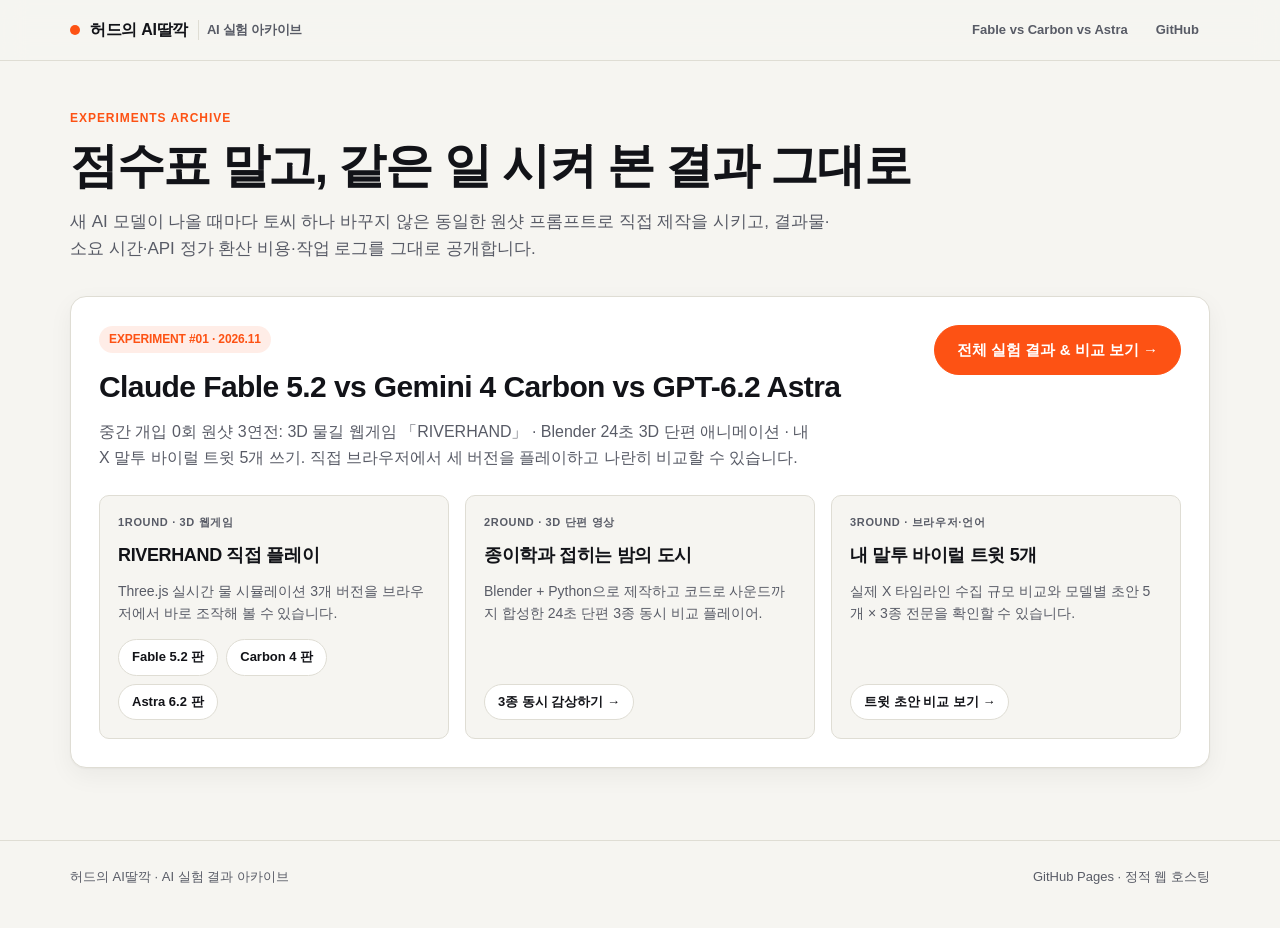
<file: index.html>
<!doctype html>
<html lang="ko">
<head>
  <meta charset="utf-8" />
  <meta name="viewport" content="width=device-width, initial-scale=1" />
  <title>허드의 AI딸깍 — AI 실험 아카이브</title>
  <meta name="description" content="같은 원샷 프롬프트로 직접 돌려 본 AI 모델 실험 결과와 플레이 가능한 결과물 아카이브" />
  <link rel="stylesheet" href="./fable-vs-carbon/styles.css" />
</head>
<body class="hub-body">
  <header class="topbar">
    <div class="container topbar-inner">
      <a class="brand" href="./">
        <span class="brand-dot"></span>
        <span>허드의 AI딸깍</span>
        <span class="brand-sub">AI 실험 아카이브</span>
      </a>
      <nav class="nav-links">
        <a href="./fable-vs-carbon/">Fable vs Carbon vs Astra</a>
        <a href="https://github.com/HyunSeob/ai-experiments" target="_blank" rel="noopener">GitHub</a>
      </nav>
    </div>
  </header>

  <main class="container hub-main">
    <section class="hub-hero">
      <div class="eyebrow">EXPERIMENTS ARCHIVE</div>
      <h1>점수표 말고, 같은 일 시켜 본 결과 그대로</h1>
      <p class="lead">
        새 AI 모델이 나올 때마다 토씨 하나 바꾸지 않은 동일한 원샷 프롬프트로 직접 제작을 시키고,
        결과물·소요 시간·API 정가 환산 비용·작업 로그를 그대로 공개합니다.
      </p>
    </section>

    <section class="experiment-feature">
      <div class="feature-head">
        <div>
          <span class="tag tag-accent">EXPERIMENT #01 · 2026.11</span>
          <h2>Claude Fable 5.2 vs Gemini 4 Carbon vs GPT-6.2 Astra</h2>
          <p class="feature-desc">
            중간 개입 0회 원샷 3연전: 3D 물길 웹게임 「RIVERHAND」 · Blender 24초 3D 단편 애니메이션 · 내 X 말투 바이럴 트윗 5개 쓰기.
            직접 브라우저에서 세 버전을 플레이하고 나란히 비교할 수 있습니다.
          </p>
        </div>
        <div class="feature-cta-col">
          <a class="btn btn-primary btn-lg" href="./fable-vs-carbon/">전체 실험 결과 &amp; 비교 보기 →</a>
        </div>
      </div>

      <div class="hub-quick-grid">
        <div class="quick-card">
          <div class="quick-kicker">1ROUND · 3D 웹게임</div>
          <h3>RIVERHAND 직접 플레이</h3>
          <p>Three.js 실시간 물 시뮬레이션 3개 버전을 브라우저에서 바로 조작해 볼 수 있습니다.</p>
          <div class="quick-actions">
            <a class="btn btn-sm" href="./fable-vs-carbon/games/fable/" target="_blank" rel="noopener">Fable 5.2 판</a>
            <a class="btn btn-sm" href="./fable-vs-carbon/games/carbon/" target="_blank" rel="noopener">Carbon 4 판</a>
            <a class="btn btn-sm" href="./fable-vs-carbon/games/astra/" target="_blank" rel="noopener">Astra 6.2 판</a>
          </div>
        </div>

        <div class="quick-card">
          <div class="quick-kicker">2ROUND · 3D 단편 영상</div>
          <h3>종이학과 접히는 밤의 도시</h3>
          <p>Blender + Python으로 제작하고 코드로 사운드까지 합성한 24초 단편 3종 동시 비교 플레이어.</p>
          <div class="quick-actions">
            <a class="btn btn-sm" href="./fable-vs-carbon/#round2">3종 동시 감상하기 →</a>
          </div>
        </div>

        <div class="quick-card">
          <div class="quick-kicker">3ROUND · 브라우저·언어</div>
          <h3>내 말투 바이럴 트윗 5개</h3>
          <p>실제 X 타임라인 수집 규모 비교와 모델별 초안 5개 × 3종 전문을 확인할 수 있습니다.</p>
          <div class="quick-actions">
            <a class="btn btn-sm" href="./fable-vs-carbon/#round3">트윗 초안 비교 보기 →</a>
          </div>
        </div>
      </div>
    </section>
  </main>

  <footer class="site-footer">
    <div class="container footer-inner">
      <span>허드의 AI딸깍 · AI 실험 결과 아카이브</span>
      <span>GitHub Pages · 정적 웹 호스팅</span>
    </div>
  </footer>
</body>
</html>
</file>
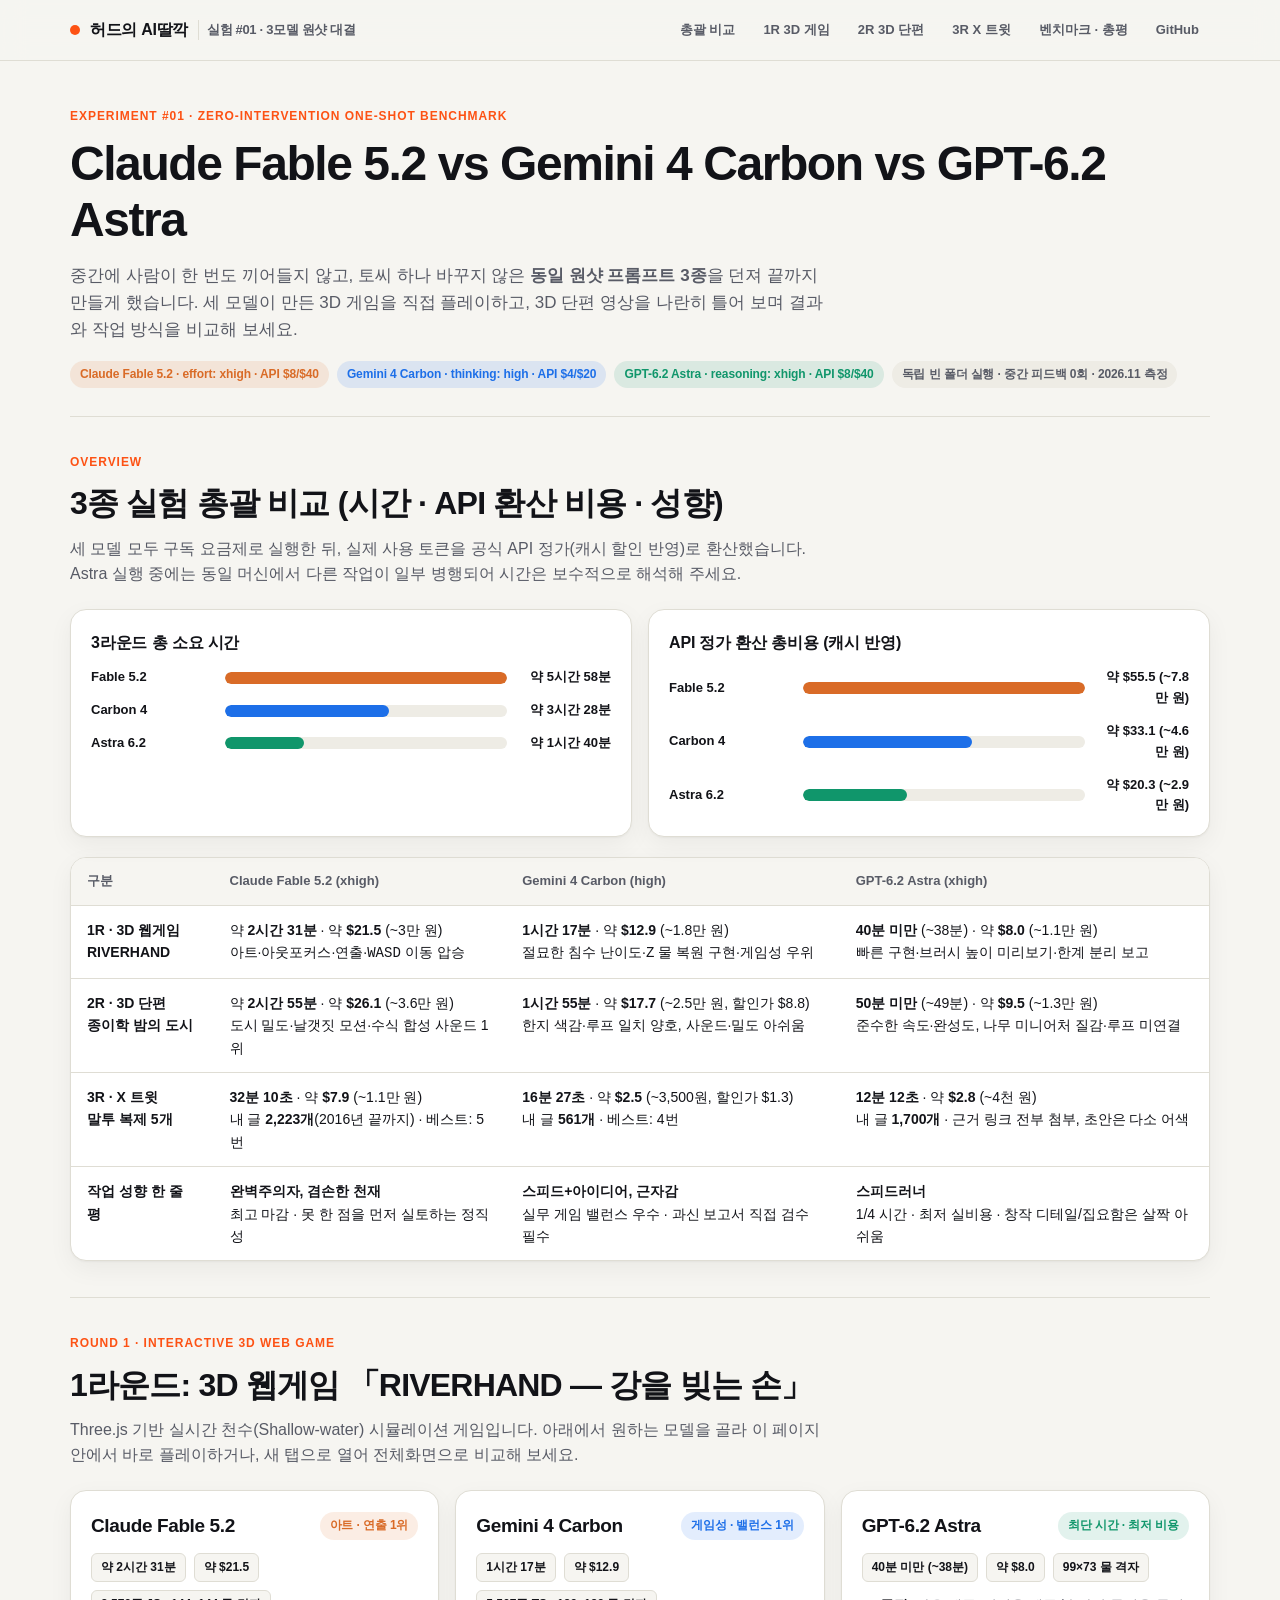
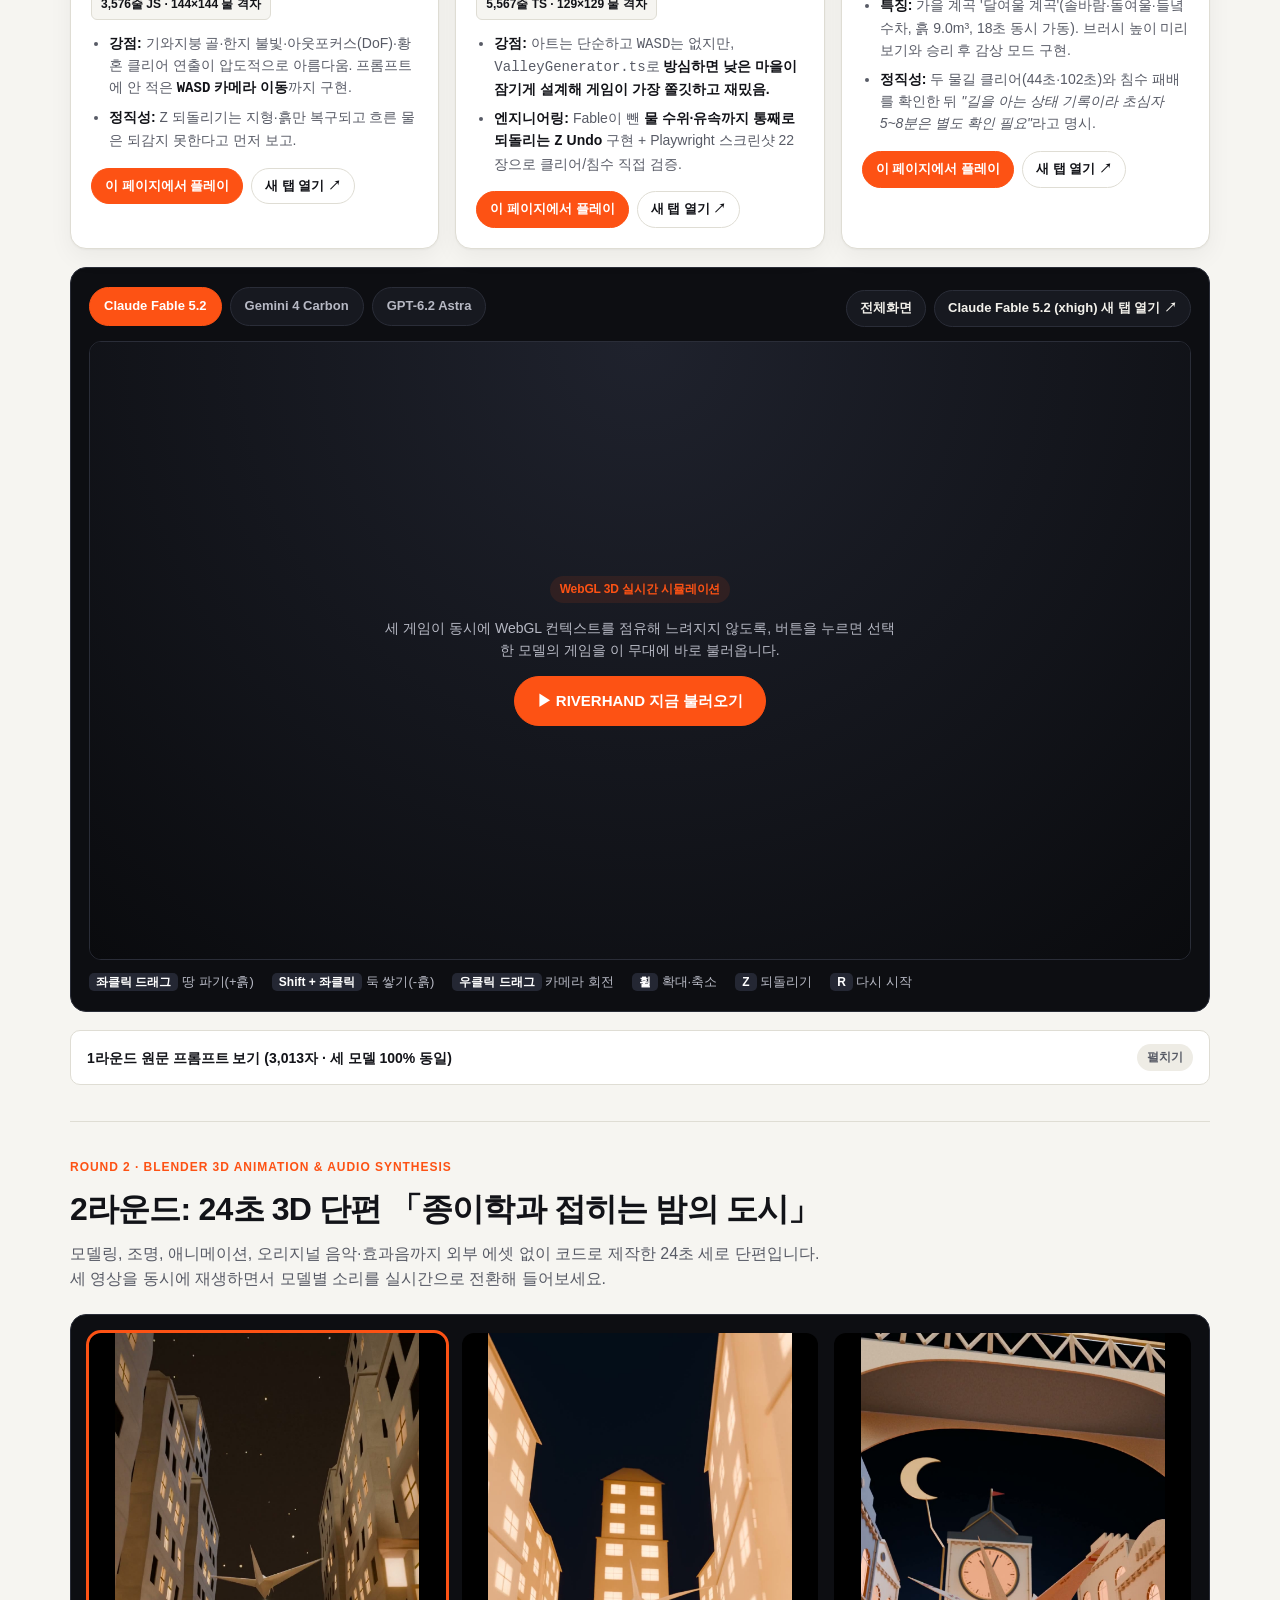
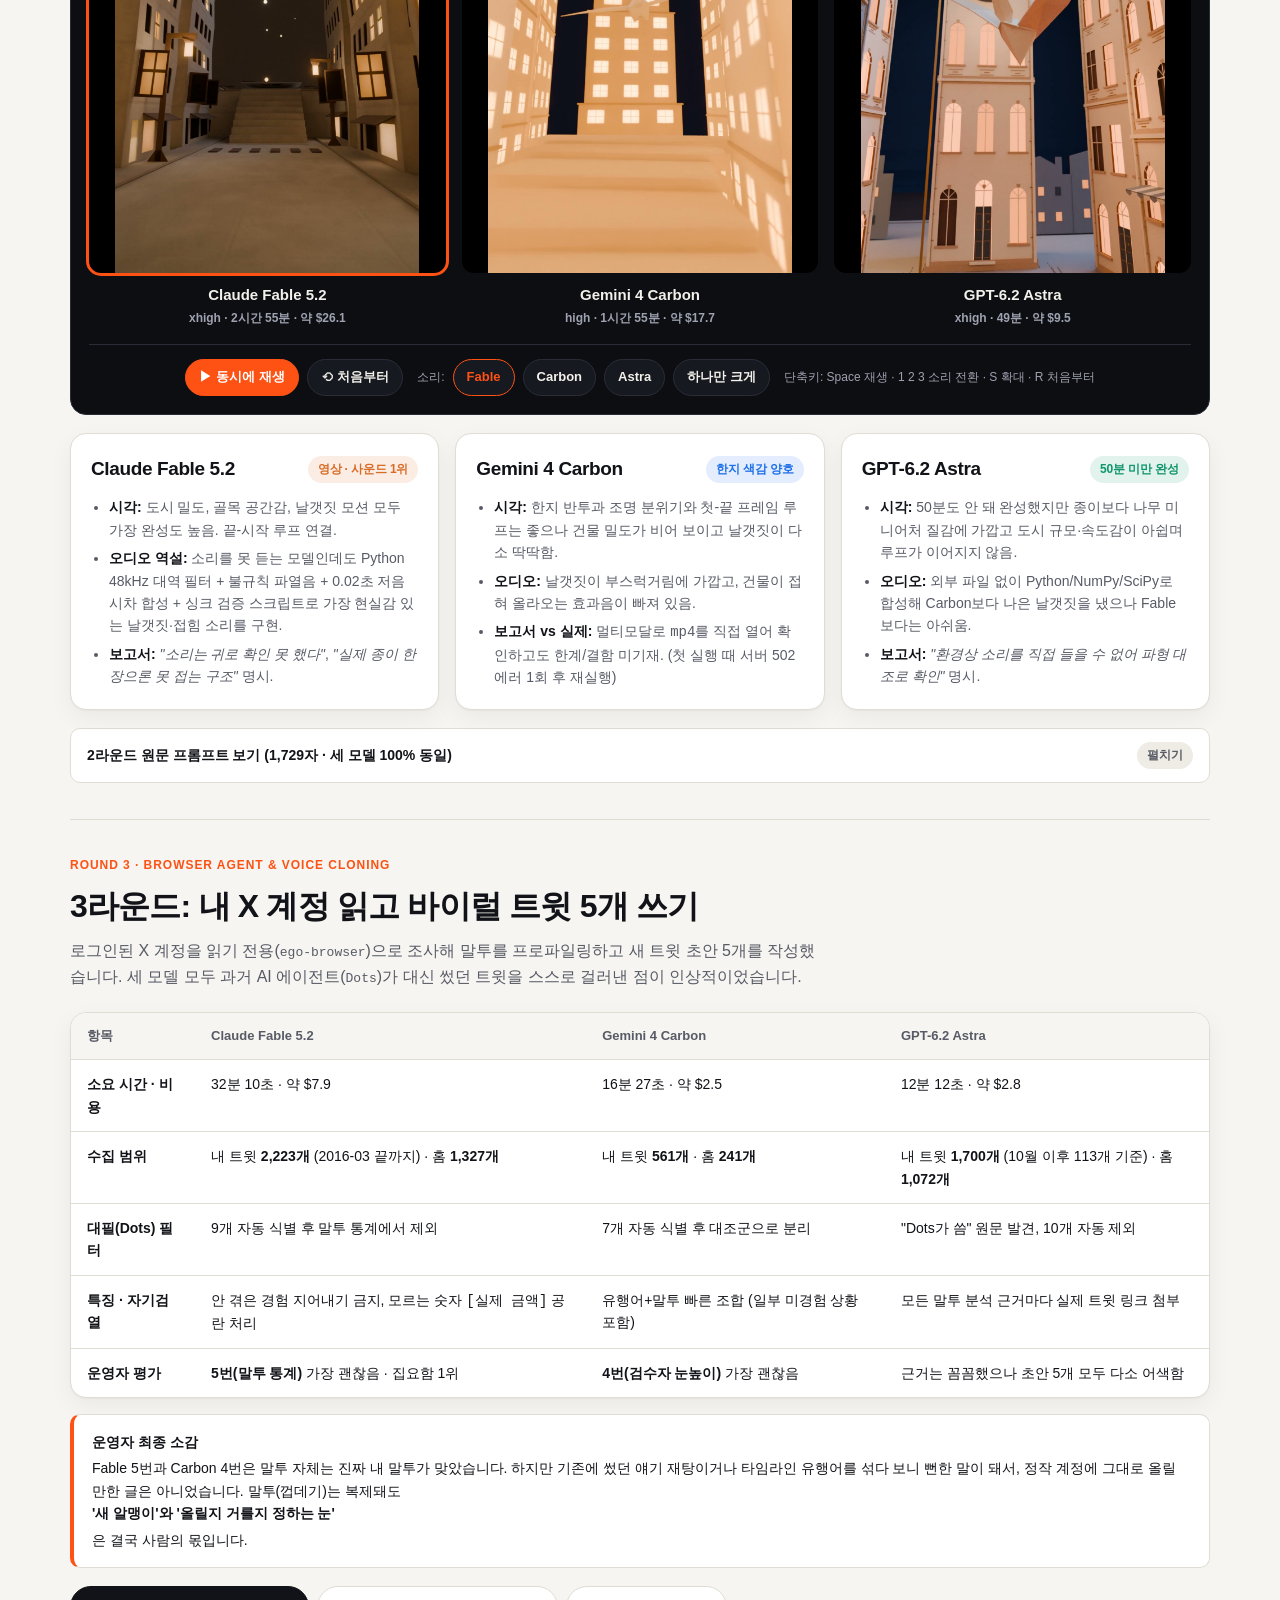
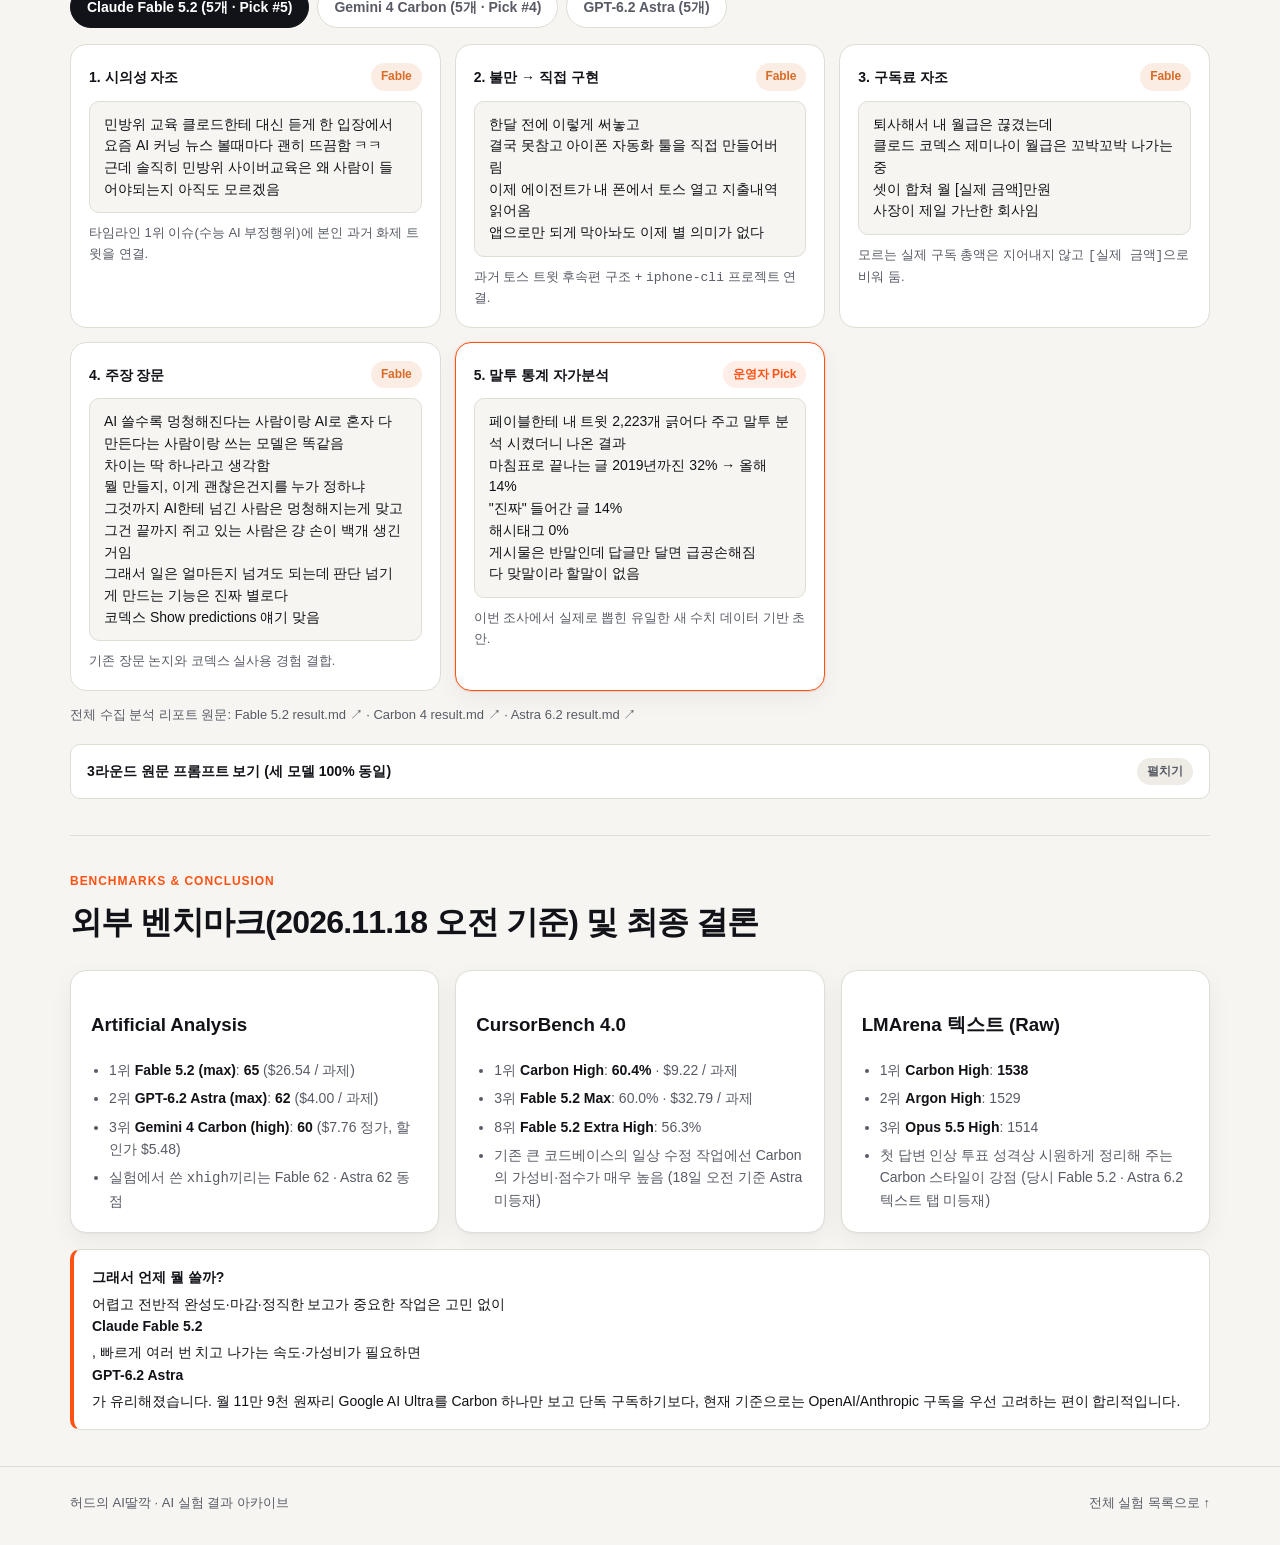
<file: fable-vs-carbon/index.html>
<!doctype html>
<html lang="ko">
<head>
  <meta charset="utf-8" />
  <meta name="viewport" content="width=device-width, initial-scale=1" />
  <title>Claude Fable 5.2 vs Gemini 4 Carbon vs GPT-6.2 Astra — 실험 결과</title>
  <meta name="description" content="동일한 원샷 프롬프트 3종으로 직접 테스트한 3D 웹게임, Blender 3D 단편 애니메이션, X 바이럴 트윗 결과물 및 시간·비용 비교" />
  <link rel="stylesheet" href="./styles.css" />
</head>
<body>
  <header class="topbar">
    <div class="container topbar-inner">
      <a class="brand" href="../">
        <span class="brand-dot"></span>
        <span>허드의 AI딸깍</span>
        <span class="brand-sub">실험 #01 · 3모델 원샷 대결</span>
      </a>
      <nav class="nav-links">
        <a href="#summary">총괄 비교</a>
        <a href="#round1">1R 3D 게임</a>
        <a href="#round2">2R 3D 단편</a>
        <a href="#round3">3R X 트윗</a>
        <a href="#benchmarks">벤치마크 · 총평</a>
        <a href="https://github.com/HyunSeob/ai-experiments" target="_blank" rel="noopener">GitHub</a>
      </nav>
    </div>
  </header>

  <main class="container">
    <section class="hero">
      <div class="eyebrow">EXPERIMENT #01 · ZERO-INTERVENTION ONE-SHOT BENCHMARK</div>
      <h1>Claude Fable 5.2 vs Gemini 4 Carbon vs GPT-6.2 Astra</h1>
      <p class="lead">
        중간에 사람이 한 번도 끼어들지 않고, 토씨 하나 바꾸지 않은 <strong>동일 원샷 프롬프트 3종</strong>을 던져 끝까지 만들게 했습니다.
        세 모델이 만든 3D 게임을 직접 플레이하고, 3D 단편 영상을 나란히 틀어 보며 결과와 작업 방식을 비교해 보세요.
      </p>
      <div class="condition-pills">
        <span class="tag tag-fable">Claude Fable 5.2 · effort: xhigh · API $8/$40</span>
        <span class="tag tag-carbon">Gemini 4 Carbon · thinking: high · API $4/$20</span>
        <span class="tag tag-astra">GPT-6.2 Astra · reasoning: xhigh · API $8/$40</span>
        <span class="tag">독립 빈 폴더 실행 · 중간 피드백 0회 · 2026.11 측정</span>
      </div>
    </section>

    <!-- SUMMARY -->
    <section class="section" id="summary">
      <div class="section-head">
        <div>
          <div class="section-kicker">OVERVIEW</div>
          <h2>3종 실험 총괄 비교 (시간 · API 환산 비용 · 성향)</h2>
          <p class="section-sub">
            세 모델 모두 구독 요금제로 실행한 뒤, 실제 사용 토큰을 공식 API 정가(캐시 할인 반영)로 환산했습니다.
            Astra 실행 중에는 동일 머신에서 다른 작업이 일부 병행되어 시간은 보수적으로 해석해 주세요.
          </p>
        </div>
      </div>

      <div class="metric-bars">
        <div class="card bar-group">
          <h3>3라운드 총 소요 시간</h3>
          <div class="bar-item">
            <span class="bar-label">Fable 5.2</span>
            <div class="bar-track"><div class="bar-fill fable" style="width:100%"></div></div>
            <span class="bar-val">약 5시간 58분</span>
          </div>
          <div class="bar-item">
            <span class="bar-label">Carbon 4</span>
            <div class="bar-track"><div class="bar-fill carbon" style="width:58%"></div></div>
            <span class="bar-val">약 3시간 28분</span>
          </div>
          <div class="bar-item">
            <span class="bar-label">Astra 6.2</span>
            <div class="bar-track"><div class="bar-fill astra" style="width:28%"></div></div>
            <span class="bar-val">약 1시간 40분</span>
          </div>
        </div>

        <div class="card bar-group">
          <h3>API 정가 환산 총비용 (캐시 반영)</h3>
          <div class="bar-item">
            <span class="bar-label">Fable 5.2</span>
            <div class="bar-track"><div class="bar-fill fable" style="width:100%"></div></div>
            <span class="bar-val">약 $55.5 (~7.8만 원)</span>
          </div>
          <div class="bar-item">
            <span class="bar-label">Carbon 4</span>
            <div class="bar-track"><div class="bar-fill carbon" style="width:60%"></div></div>
            <span class="bar-val">약 $33.1 (~4.6만 원)</span>
          </div>
          <div class="bar-item">
            <span class="bar-label">Astra 6.2</span>
            <div class="bar-track"><div class="bar-fill astra" style="width:37%"></div></div>
            <span class="bar-val">약 $20.3 (~2.9만 원)</span>
          </div>
        </div>
      </div>

      <div class="table-wrap">
        <table>
          <thead>
            <tr>
              <th>구분</th>
              <th>Claude Fable 5.2 (xhigh)</th>
              <th>Gemini 4 Carbon (high)</th>
              <th>GPT-6.2 Astra (xhigh)</th>
            </tr>
          </thead>
          <tbody>
            <tr>
              <td><strong>1R · 3D 웹게임<br>RIVERHAND</strong></td>
              <td>약 <strong>2시간 31분</strong> · 약 <strong>$21.5</strong> (~3만 원)<br>아트·아웃포커스·연출·<code>WASD</code> 이동 압승</td>
              <td><strong>1시간 17분</strong> · 약 <strong>$12.9</strong> (~1.8만 원)<br>절묘한 침수 난이도·<code>Z</code> 물 복원 구현·게임성 우위</td>
              <td><strong>40분 미만</strong> (~38분) · 약 <strong>$8.0</strong> (~1.1만 원)<br>빠른 구현·브러시 높이 미리보기·한계 분리 보고</td>
            </tr>
            <tr>
              <td><strong>2R · 3D 단편<br>종이학 밤의 도시</strong></td>
              <td>약 <strong>2시간 55분</strong> · 약 <strong>$26.1</strong> (~3.6만 원)<br>도시 밀도·날갯짓 모션·수식 합성 사운드 1위</td>
              <td><strong>1시간 55분</strong> · 약 <strong>$17.7</strong> (~2.5만 원, 할인가 $8.8)<br>한지 색감·루프 일치 양호, 사운드·밀도 아쉬움</td>
              <td><strong>50분 미만</strong> (~49분) · 약 <strong>$9.5</strong> (~1.3만 원)<br>준수한 속도·완성도, 나무 미니어처 질감·루프 미연결</td>
            </tr>
            <tr>
              <td><strong>3R · X 트윗<br>말투 복제 5개</strong></td>
              <td><strong>32분 10초</strong> · 약 <strong>$7.9</strong> (~1.1만 원)<br>내 글 <strong>2,223개</strong>(2016년 끝까지) · 베스트: 5번</td>
              <td><strong>16분 27초</strong> · 약 <strong>$2.5</strong> (~3,500원, 할인가 $1.3)<br>내 글 <strong>561개</strong> · 베스트: 4번</td>
              <td><strong>12분 12초</strong> · 약 <strong>$2.8</strong> (~4천 원)<br>내 글 <strong>1,700개</strong> · 근거 링크 전부 첨부, 초안은 다소 어색</td>
            </tr>
            <tr>
              <td><strong>작업 성향 한 줄 평</strong></td>
              <td><strong>완벽주의자, 겸손한 천재</strong><br>최고 마감 · 못 한 점을 먼저 실토하는 정직성</td>
              <td><strong>스피드+아이디어, 근자감</strong><br>실무 게임 밸런스 우수 · 과신 보고서 직접 검수 필수</td>
              <td><strong>스피드러너</strong><br>1/4 시간 · 최저 실비용 · 창작 디테일/집요함은 살짝 아쉬움</td>
            </tr>
          </tbody>
        </table>
      </div>
    </section>

    <!-- ROUND 1 -->
    <section class="section" id="round1">
      <div class="section-head">
        <div>
          <div class="section-kicker">ROUND 1 · INTERACTIVE 3D WEB GAME</div>
          <h2>1라운드: 3D 웹게임 「RIVERHAND — 강을 빚는 손」</h2>
          <p class="section-sub">
            Three.js 기반 실시간 천수(Shallow-water) 시뮬레이션 게임입니다. 아래에서 원하는 모델을 골라 이 페이지 안에서 바로 플레이하거나, 새 탭으로 열어 전체화면으로 비교해 보세요.
          </p>
        </div>
      </div>

      <div class="grid-3">
        <article class="card model-card">
          <div class="model-card-head">
            <h3>Claude Fable 5.2</h3>
            <span class="tag tag-fable">아트 · 연출 1위</span>
          </div>
          <div class="stat-row">
            <span class="stat-chip">약 2시간 31분</span>
            <span class="stat-chip">약 $21.5</span>
            <span class="stat-chip">3,576줄 JS · 144×144 물 격자</span>
          </div>
          <ul class="bullet-list">
            <li><strong>강점:</strong> 기와지붕 골·한지 불빛·아웃포커스(DoF)·황혼 클리어 연출이 압도적으로 아름다움. 프롬프트에 안 적은 <strong><code>WASD</code> 카메라 이동</strong>까지 구현.</li>
            <li><strong>정직성:</strong> <code>Z</code> 되돌리기는 지형·흙만 복구되고 흐른 물은 되감지 못한다고 먼저 보고.</li>
          </ul>
          <div class="quick-actions">
            <button class="btn btn-primary btn-sm" type="button" data-launch-game="fable">이 페이지에서 플레이</button>
            <a class="btn btn-sm" href="./games/fable/" target="_blank" rel="noopener">새 탭 열기 ↗</a>
          </div>
        </article>

        <article class="card model-card">
          <div class="model-card-head">
            <h3>Gemini 4 Carbon</h3>
            <span class="tag tag-carbon">게임성 · 밸런스 1위</span>
          </div>
          <div class="stat-row">
            <span class="stat-chip">1시간 17분</span>
            <span class="stat-chip">약 $12.9</span>
            <span class="stat-chip">5,567줄 TS · 129×129 물 격자</span>
          </div>
          <ul class="bullet-list">
            <li><strong>강점:</strong> 아트는 단순하고 <code>WASD</code>는 없지만, <code>ValleyGenerator.ts</code>로 <strong>방심하면 낮은 마을이 잠기게 설계해 게임이 가장 쫄깃하고 재밌음.</strong></li>
            <li><strong>엔지니어링:</strong> Fable이 뺀 <strong>물 수위·유속까지 통째로 되돌리는 <code>Z</code> Undo</strong> 구현 + Playwright 스크린샷 22장으로 클리어/침수 직접 검증.</li>
          </ul>
          <div class="quick-actions">
            <button class="btn btn-primary btn-sm" type="button" data-launch-game="carbon">이 페이지에서 플레이</button>
            <a class="btn btn-sm" href="./games/carbon/" target="_blank" rel="noopener">새 탭 열기 ↗</a>
          </div>
        </article>

        <article class="card model-card">
          <div class="model-card-head">
            <h3>GPT-6.2 Astra</h3>
            <span class="tag tag-astra">최단 시간 · 최저 비용</span>
          </div>
          <div class="stat-row">
            <span class="stat-chip">40분 미만 (~38분)</span>
            <span class="stat-chip">약 $8.0</span>
            <span class="stat-chip">99×73 물 격자</span>
          </div>
          <ul class="bullet-list">
            <li><strong>특징:</strong> 가을 계곡 '달여울 계곡'(솔바람·돌여울·들녘 수차, 흙 9.0m³, 18초 동시 가동). 브러시 높이 미리보기와 승리 후 감상 모드 구현.</li>
            <li><strong>정직성:</strong> 두 물길 클리어(44초·102초)와 침수 패배를 확인한 뒤 <em>"길을 아는 상태 기록이라 초심자 5~8분은 별도 확인 필요"</em>라고 명시.</li>
          </ul>
          <div class="quick-actions">
            <button class="btn btn-primary btn-sm" type="button" data-launch-game="astra">이 페이지에서 플레이</button>
            <a class="btn btn-sm" href="./games/astra/" target="_blank" rel="noopener">새 탭 열기 ↗</a>
          </div>
        </article>
      </div>

      <div class="dark-stage" id="game-stage">
        <div class="stage-toolbar">
          <div class="stage-tabs">
            <button class="stage-tab active" type="button" data-game-tab="fable">Claude Fable 5.2</button>
            <button class="stage-tab" type="button" data-game-tab="carbon">Gemini 4 Carbon</button>
            <button class="stage-tab" type="button" data-game-tab="astra">GPT-6.2 Astra</button>
          </div>
          <div class="quick-actions">
            <button class="btn btn-dark btn-sm" type="button" id="game-fullscreen-btn">전체화면</button>
            <a class="btn btn-dark btn-sm" id="game-open-external" href="./games/fable/" target="_blank" rel="noopener">Claude Fable 5.2 (xhigh) 새 탭 열기 ↗</a>
          </div>
        </div>
        <div class="game-frame-wrap" id="game-stage-wrap">
          <div class="game-placeholder" id="game-placeholder">
            <span class="tag tag-accent">WebGL 3D 실시간 시뮬레이션</span>
            <p>세 게임이 동시에 WebGL 컨텍스트를 점유해 느려지지 않도록, 버튼을 누르면 선택한 모델의 게임을 이 무대에 바로 불러옵니다.</p>
            <button class="btn btn-primary btn-lg" type="button" id="game-placeholder-launch">▶ RIVERHAND 지금 불러오기</button>
          </div>
        </div>
        <div class="controls-bar">
          <span><kbd>좌클릭 드래그</kbd> 땅 파기(+흙)</span>
          <span><kbd>Shift + 좌클릭</kbd> 둑 쌓기(-흙)</span>
          <span><kbd>우클릭 드래그</kbd> 카메라 회전</span>
          <span><kbd>휠</kbd> 확대·축소</span>
          <span><kbd>Z</kbd> 되돌리기</span>
          <span><kbd>R</kbd> 다시 시작</span>
        </div>
      </div>

      <details class="prompt-box">
        <summary>
          <span>1라운드 원문 프롬프트 보기 (3,013자 · 세 모델 100% 동일)</span>
          <span class="tag">펼치기</span>
        </summary>
        <div class="prompt-inner">
          <div class="prompt-actions">
            <span><a href="./prompts/01-riverhand.txt" target="_blank" rel="noopener">원문 텍스트 파일 열기 ↗</a></span>
            <button class="btn btn-sm" type="button" data-copy-target="prompt-1-text">프롬프트 복사</button>
          </div>
          <pre class="prompt-code" id="prompt-1-text">오리지널 3D 게임 「RIVERHAND — 강을 빚는 손」을 새 프로젝트에서 완성해줘.

플레이어는 지형을 직접 깎고 쌓아 물길을 바꾸고, 말라가는 계곡 마을에 물을 되돌려준다.

작은 세계를 손으로 만지는 감각, 실제로 반응하는 물, 정교한 미니어처의 미술을 하나로 결합한 게임을 만들어줘. 첫 화면의 아름다움과 첫 조작의 놀라움, 끝까지 플레이할 이유가 모두 있어야 한다.

이번 지시 한 번으로 설계, 구현, 실행, 플레이 테스트, 수정과 최종 결과물 전달까지 완료한다. 세부적인 창작·기술 선택은 네가 결정한다. 내 추가 프롬프트나 중간 피드백을 기다리지 말고 진행해줘.

[플레이어가 하는 행동]

마우스로 땅을 파거나 쌓아, 흐르는 물의 경로를 바꾼다.

- 수로를 파면 높은 곳의 물이 새 길을 따라 흘러간다.
- 둑을 쌓으면 물이 막히고 수위가 올라가거나 다른 곳으로 넘친다.
- 땅을 파면 사용할 수 있는 흙이 늘고, 쌓으면 그 흙을 소비한다.
- 제한된 흙을 어디에 배분하고 어떤 물길을 유지할지가 핵심 선택이다.
- 같은 물로 여러 시설에 물을 공급하면서 낮은 곳의 주거지가 침수되지 않게 해야 한다.

조작은 간단하게:
왼쪽 드래그로 파기 / Shift+왼쪽 드래그로 쌓기 /
우클릭 드래그로 카메라 회전 / 휠로 확대·축소 /
Z로 직전 조형 되돌리기 / R로 다시 시작.

브러시가 닿는 위치와 바뀔 지형을 조작 전에 읽을 수 있게 하고, 실제 변형에는 흙의 움직임과 소리를 붙여 손맛을 만들어줘.

[하나의 완성된 세계]

정교하게 만든 계곡 지도 하나에 집중한다.

고지대 수원, 오래된 수로, 세 곳의 수차 시설, 메마른 밭, 돌다리와 낮은 마을이 지형을 따라 연결되어 있다. 건물과 바위, 고저차에는 물길을 설계할 때 의미가 있어야 한다.

목표는 세 수차에 동시에 안정적으로 물을 공급하면서 마을을 안전하게 지키는 것.

- 첫 수차는 짧은 수로 하나로 작동시켜 핵심 조작을 배우게 한다.
- 나머지 시설은 물길 분기와 흙의 재배분을 고민하게 배치한다.
- 물은 공급량이 제한되어 있어 무작정 넓게 파는 방법만으로 해결되지 않는다.
- 주거지 침수가 일정 시간 지속되면 실패한다. 위험은 수위와 건물 주변의 변화로 미리 읽을 수 있어야 한다.
- 세 수차가 일정 시간 함께 가동되고 마을이 안전하면 승리한다.
- 약 5~8분 안에 한 편을 완주할 수 있는 깊이를 목표로 한다.
- 여러 유효한 해결 경로를 허용한다. 정답 모양 하나를 따라 그리는 퍼즐로 만들지 않는다.
- 건물 기초와 암반 등 편집할 수 없는 부분은 외형으로 명확히 구분한다.

시작, 간결한 조작 안내, 진행 상황, 침수 경고, 승리·실패와 다시 시작까지 완성해줘. UI는 한국어로 작성한다.

[물이 실제로 게임을 움직인다]

지형 변화에 따라 물의 이동과 결과가 실제로 달라져야 한다.

높이장과 얕은 물 근사 등 적합한 실시간 계산 방식을 선택해도 좋다. 중요한 것은 지형 높이, 수심, 흐름, 공급과 배수가 서로 일관되게 연결되는 것이다.

- 둑 뒤에는 물이 고이고, 낮은 틈이 생기면 그쪽으로 흘러야 한다.
- 수차는 실제 도착한 물의 흐름에 따라 돌아야 한다.
- 밭과 주변 식생의 회복도 실제 물 공급에 연결한다.
- 침수는 해당 장소의 실제 물높이로 판정한다.
- 정해진 위치를 클릭하면 준비된 물길 애니메이션이 재생되는 방식으로 대체하지 않는다.
- 되돌리기와 재시작에서는 지형·물·흙 재고·목표 상태가 일관되게 복구되어야 한다.

이 물의 반응을 이번 게임의 핵심 기술 과제로 삼아줘.

[미술과 감각]

실제 미니어처를 매크로 렌즈로 촬영한 듯한, 만지고 싶은 세계를 만든다.

- 층이 드러나는 흙, 젖으면 짙어지는 지면, 닳은 돌, 오래된 나무 수차, 작은 기와지붕과 섬세한 식생.
- 물의 깊이와 속도에 따른 색·굴절·파문·거품의 차이.
- 낮은 햇빛, 접촉 그림자와 절제된 대기 효과로 작은 세계의 깊이를 표현한다.
- 수로를 따라 번지는 젖은 흙, 살아나는 풀, 회전하기 시작하는 수차가 플레이어의 성취를 보여준다.
- 카메라는 전체 물길을 판단할 수 있고, 가까이 당기면 재질과 움직임을 감상할 수 있어야 한다.
- 물소리는 흐름에 반응하고, 수차가 작동할 때마다 음악에 작은 층이 더해진다.
- 화면 효과와 장식은 물길과 위험을 읽는 데 도움이 되어야 한다.

첫 조작 후 짧은 시간 안에
“내가 판 수로로 물이 들어가고, 멈춰 있던 수차가 움직인다”
는 순간을 경험하게 해줘.

승리하면 복원된 물길과 살아난 마을을 충분히 감상할 수 있게 마무리한다.

[구현과 원샷 진행]

PC 브라우저에서 실행되는 게임으로 제작한다. Three.js/WebGL 등 현재 환경에 적합한 도구와 라이브러리를 선택한다.

파일 수나 단일 HTML 형식을 강제하지 않는다. 필요한 무료 라이브러리와 사용 조건이 명확한 에셋은 활용해도 된다. 별도의 키 등록이나 내 추가 업로드에 의존하지 않는 선택을 해줘.

먼저 지형 조형 → 물의 반응 → 수차 가동 → 승패까지 연결한 뒤, 같은 프로젝트에서 미술·음향·연출을 완성한다. 이것은 네 내부 제작 순서이며 중간 납품이나 추가 승인 단계가 아니다.

실행 후 브라우저에서 직접 조작하며 검증한다.

1. 같은 초기 상태에서 서로 다른 수로를 만들면 물의 경로와 결과가 달라진다.
2. 실제 입력으로 한 가지 해결 경로를 완성하고 승리할 수 있다.
3. 잘못 만든 둑이나 수로로 실제 침수가 발생하고 실패할 수 있다.
4. 흙의 획득·소비, 편집 불가 영역, 되돌리기가 정상 작동한다.
5. 실패 후 다시 시작하면 최초 상태로 복구된다.
6. 물 계산이 불안정해지거나 지형과 물 표면이 어긋나지 않는다.
7. 일반적인 카메라 조작과 창 크기 변경 후에도 플레이가 가능하다.

문제를 발견하면 직접 수정하고 해당 경로를 다시 확인한다. 목표 값을 강제로 바꾼 것은 실제 클리어 검증으로 계산하지 않는다. 확인하지 못한 내용은 정확히 구분해 보고한다.

최종적으로 실행 가능한 프로젝트 전체, 실행 주소 또는 정확한 실행 명령, 조작법과 실제 검증 결과를 전달해줘.

계획 설명에서 멈추지 말고 지금 제작을 시작해줘.
</pre>
        </div>
      </details>
    </section>

    <!-- ROUND 2 -->
    <section class="section" id="round2">
      <div class="section-head">
        <div>
          <div class="section-kicker">ROUND 2 · BLENDER 3D ANIMATION &amp; AUDIO SYNTHESIS</div>
          <h2>2라운드: 24초 3D 단편 「종이학과 접히는 밤의 도시」</h2>
          <p class="section-sub">
            모델링, 조명, 애니메이션, 오리지널 음악·효과음까지 외부 에셋 없이 코드로 제작한 24초 세로 단편입니다.
            세 영상을 동시에 재생하면서 모델별 소리를 실시간으로 전환해 들어보세요.
          </p>
        </div>
      </div>

      <div class="dark-stage" id="video-stage">
        <div class="video-grid">
          <div class="video-col on" data-k="fable">
            <video src="./videos/fable.mp4" poster="./videos/fable-poster.jpg" playsinline preload="metadata" loop></video>
            <div class="video-caption">Claude Fable 5.2<small>xhigh · 2시간 55분 · 약 $26.1</small></div>
          </div>
          <div class="video-col" data-k="carbon">
            <video src="./videos/carbon.mp4" poster="./videos/carbon-poster.jpg" playsinline preload="metadata" loop muted></video>
            <div class="video-caption">Gemini 4 Carbon<small>high · 1시간 55분 · 약 $17.7</small></div>
          </div>
          <div class="video-col" data-k="astra">
            <video src="./videos/astra.mp4" poster="./videos/astra-poster.jpg" playsinline preload="metadata" loop muted></video>
            <div class="video-caption">GPT-6.2 Astra<small>xhigh · 49분 · 약 $9.5</small></div>
          </div>
        </div>
        <div class="player-bar">
          <button class="btn btn-primary btn-sm" id="v-play" type="button">▶ 동시에 재생</button>
          <button class="btn btn-dark btn-sm" id="v-restart" type="button">⟲ 처음부터</button>
          <span class="player-hint">소리:</span>
          <button class="btn btn-dark btn-sm sel" data-snd="fable" type="button">Fable</button>
          <button class="btn btn-dark btn-sm" data-snd="carbon" type="button">Carbon</button>
          <button class="btn btn-dark btn-sm" data-snd="astra" type="button">Astra</button>
          <button class="btn btn-dark btn-sm" id="v-solo" type="button">하나만 크게</button>
          <span class="player-hint">단축키: Space 재생 · 1 2 3 소리 전환 · S 확대 · R 처음부터</span>
        </div>
      </div>

      <div class="grid-3" style="margin-top: 18px;">
        <article class="card model-card">
          <div class="model-card-head">
            <h3>Claude Fable 5.2</h3>
            <span class="tag tag-fable">영상 · 사운드 1위</span>
          </div>
          <ul class="bullet-list">
            <li><strong>시각:</strong> 도시 밀도, 골목 공간감, 날갯짓 모션 모두 가장 완성도 높음. 끝-시작 루프 연결.</li>
            <li><strong>오디오 역설:</strong> 소리를 못 듣는 모델인데도 Python 48kHz 대역 필터 + 불규칙 파열음 + 0.02초 저음 시차 합성 + 싱크 검증 스크립트로 가장 현실감 있는 날갯짓·접힘 소리를 구현.</li>
            <li><strong>보고서:</strong> <em>"소리는 귀로 확인 못 했다"</em>, <em>"실제 종이 한 장으론 못 접는 구조"</em> 명시.</li>
          </ul>
        </article>

        <article class="card model-card">
          <div class="model-card-head">
            <h3>Gemini 4 Carbon</h3>
            <span class="tag tag-carbon">한지 색감 양호</span>
          </div>
          <ul class="bullet-list">
            <li><strong>시각:</strong> 한지 반투과 조명 분위기와 첫-끝 프레임 루프는 좋으나 건물 밀도가 비어 보이고 날갯짓이 다소 딱딱함.</li>
            <li><strong>오디오:</strong> 날갯짓이 부스럭거림에 가깝고, 건물이 접혀 올라오는 효과음이 빠져 있음.</li>
            <li><strong>보고서 vs 실제:</strong> 멀티모달로 <code>mp4</code>를 직접 열어 확인하고도 한계/결함 미기재. (첫 실행 때 서버 502 에러 1회 후 재실행)</li>
          </ul>
        </article>

        <article class="card model-card">
          <div class="model-card-head">
            <h3>GPT-6.2 Astra</h3>
            <span class="tag tag-astra">50분 미만 완성</span>
          </div>
          <ul class="bullet-list">
            <li><strong>시각:</strong> 50분도 안 돼 완성했지만 종이보다 나무 미니어처 질감에 가깝고 도시 규모·속도감이 아쉽며 루프가 이어지지 않음.</li>
            <li><strong>오디오:</strong> 외부 파일 없이 Python/NumPy/SciPy로 합성해 Carbon보다 나은 날갯짓을 냈으나 Fable보다는 아쉬움.</li>
            <li><strong>보고서:</strong> <em>"환경상 소리를 직접 들을 수 없어 파형 대조로 확인"</em> 명시.</li>
          </ul>
        </article>
      </div>

      <details class="prompt-box">
        <summary>
          <span>2라운드 원문 프롬프트 보기 (1,729자 · 세 모델 100% 동일)</span>
          <span class="tag">펼치기</span>
        </summary>
        <div class="prompt-inner">
          <div class="prompt-actions">
            <span><a href="./prompts/02-paper-crane.txt" target="_blank" rel="noopener">원문 텍스트 파일 열기 ↗</a></span>
            <button class="btn btn-sm" type="button" data-copy-target="prompt-2-text">프롬프트 복사</button>
          </div>
          <pre class="prompt-code" id="prompt-2-text">내 개인 SNS에 올릴, 네 창작 능력을 대표할 만한 오리지널 3D 애니메이션 단편을 실제로 제작해줘. 너는 감독, 미술감독, 애니메이터, 사운드 디자이너를 맡는다.

핵심 콘셉트:
“작은 종이학이 날개를 펼치자, 책상 위에 밤의 도시가 접혀 올라온다.”

24초 안에 경이로움과 작지만 분명한 감정이 남는 작품을 만들어줘. 아래 아이디어의 세부 연출은 더 좋은 결과를 위해 자유롭게 발전시켜도 된다.

[이야기와 화면]
- 첫 1초부터 종이학의 움직임과 불가능한 접힘이 시작된다. 작은 화면에서도 즉시 무엇이 벌어지는지 읽혀야 한다.
- 종이학의 날갯짓을 따라 책상 표면에서 골목, 계단, 건물들이 종이처럼 접혀 올라온다. 창문에는 따뜻한 불이 하나씩 켜진다.
- 카메라는 종이학 가까이에서 출발해, 이제는 거대한 도시처럼 느껴지는 골목 사이로 들어간다. 크기와 공간감의 변화가 가장 놀라운 순간이 되게 해줘.
- 마지막에는 다시 책상 위의 작은 세계였다는 사실이 드러난다. 도시가 조용히 접혀 내려간 뒤 작은 창문 하나의 불빛이 남고, 종이학이 그쪽을 바라본다.
- 같은 종이학의 형태와 재질, 공간의 관계를 끝까지 유지한다. 변화의 원인과 결과가 화면으로 연결되어야 한다.
- 자연스럽게 가능하면 시작으로 이어지는 루프를 만들되, 결말의 여운을 우선한다.

[미술과 움직임]
- 손으로 만든 고급 종이 미니어처 같은 촉감. 종이 섬유, 접힌 자국, 얇은 가장자리, 빛이 비치는 두께를 세심하게 표현한다.
- 아이보리 종이, 짙은 밤색 공간, 호박색 창문 불빛을 중심으로 일관된 색을 설계한다.
- 접힘에는 준비 동작, 가속, 무게감, 작은 잔동작이 있어야 한다. 카메라에도 의도적인 속도 변화와 충분히 감상할 순간을 준다.
- 접히는 면과 연결 부위를 설득력 있게 보여준다. 변화 과정을 파티클이나 번쩍임으로 가리지 않는다.
- 오프닝 타이틀 없이 바로 장면으로 시작한다. 내레이션과 설명 자막 없이도 이해되게 만든다.

[음악과 소리]
- 이 작품의 전개에 맞는 짧은 오리지널 음악과 효과음을 제작한다.
- 종이 바스락거림, 날갯짓, 건물이 접혀 올라오는 소리, 창문이 켜지는 작은 소리가 사건과 정확히 맞아야 한다.
- 음악의 강세와 주요 움직임을 함께 설계한다. 마지막 작은 불빛에는 소리도 여백을 준다.
- 무음으로 봐도 이야기가 전달되고, 소리를 켜면 경험이 더 풍부해져야 한다.

[제작과 검증]
- 현재 사용할 수 있는 도구를 확인하고, Blender+Python을 우선 검토해 적합한 제작 방식을 선택한다.
- 모델링, 재질, 조명, 애니메이션을 직접 구성한다. 기존 완성 영상이나 템플릿을 가져와 대체하지 않는다.
- 먼저 낮은 해상도로 전체 길이의 초안을 렌더링해 구도와 움직임을 확인한다.
- 주요 정지 프레임과 실제 재생 영상을 직접 확인하고, 물체 관통, 접힘 오류, 프레임 밖으로 벗어나는 주인공, 급격한 카메라 움직임, 의미 없는 정지 구간을 수정한다.
- 음향 싱크까지 확인한 뒤 최종 렌더링한다. 구현·미리보기·수정은 자율적으로 진행한다.
- 기획 설명이나 코드 작성에서 끝내지 말고, 실제 실행과 완성 파일 출력까지 마친다. 실행할 수 없는 부분은 정확히 밝힌다.

[최종 결과물]
- 세로 1080×1920, 24fps, 약 24초의 MP4(H.264 영상 + AAC 오디오)
- 편집 가능한 프로젝트 원본과 제작 스크립트
- 다시 렌더링하는 명령 또는 간단한 실행 방법
- 실제로 사용한 도구와 외부 자산이 있다면 그 목록

지금 제작을 시작해줘.
</pre>
        </div>
      </details>
    </section>

    <!-- ROUND 3 -->
    <section class="section" id="round3">
      <div class="section-head">
        <div>
          <div class="section-kicker">ROUND 3 · BROWSER AGENT &amp; VOICE CLONING</div>
          <h2>3라운드: 내 X 계정 읽고 바이럴 트윗 5개 쓰기</h2>
          <p class="section-sub">
            로그인된 X 계정을 읽기 전용(<code>ego-browser</code>)으로 조사해 말투를 프로파일링하고 새 트윗 초안 5개를 작성했습니다.
            세 모델 모두 과거 AI 에이전트(<code>Dots</code>)가 대신 썼던 트윗을 스스로 걸러낸 점이 인상적이었습니다.
          </p>
        </div>
      </div>

      <div class="table-wrap">
        <table>
          <thead>
            <tr>
              <th>항목</th>
              <th>Claude Fable 5.2</th>
              <th>Gemini 4 Carbon</th>
              <th>GPT-6.2 Astra</th>
            </tr>
          </thead>
          <tbody>
            <tr>
              <td><strong>소요 시간 · 비용</strong></td>
              <td>32분 10초 · 약 $7.9</td>
              <td>16분 27초 · 약 $2.5</td>
              <td>12분 12초 · 약 $2.8</td>
            </tr>
            <tr>
              <td><strong>수집 범위</strong></td>
              <td>내 트윗 <strong>2,223개</strong> (2016-03 끝까지) · 홈 <strong>1,327개</strong></td>
              <td>내 트윗 <strong>561개</strong> · 홈 <strong>241개</strong></td>
              <td>내 트윗 <strong>1,700개</strong> (10월 이후 113개 기준) · 홈 <strong>1,072개</strong></td>
            </tr>
            <tr>
              <td><strong>대필(Dots) 필터</strong></td>
              <td>9개 자동 식별 후 말투 통계에서 제외</td>
              <td>7개 자동 식별 후 대조군으로 분리</td>
              <td>"Dots가 씀" 원문 발견, 10개 자동 제외</td>
            </tr>
            <tr>
              <td><strong>특징 · 자기검열</strong></td>
              <td>안 겪은 경험 지어내기 금지, 모르는 숫자 <code>[실제 금액]</code> 공란 처리</td>
              <td>유행어+말투 빠른 조합 (일부 미경험 상황 포함)</td>
              <td>모든 말투 분석 근거마다 실제 트윗 링크 첨부</td>
            </tr>
            <tr>
              <td><strong>운영자 평가</strong></td>
              <td><strong>5번(말투 통계)</strong> 가장 괜찮음 · 집요함 1위</td>
              <td><strong>4번(검수자 눈높이)</strong> 가장 괜찮음</td>
              <td>근거는 꼼꼼했으나 초안 5개 모두 다소 어색함</td>
            </tr>
          </tbody>
        </table>
      </div>

      <div class="callout">
        <strong>운영자 최종 소감</strong>
        Fable 5번과 Carbon 4번은 말투 자체는 진짜 내 말투가 맞았습니다. 하지만 기존에 썼던 얘기 재탕이거나 타임라인 유행어를 섞다 보니 뻔한 말이 돼서, 정작 계정에 그대로 올릴 만한 글은 아니었습니다. 말투(껍데기)는 복제돼도 <strong>'새 알맹이'와 '올릴지 거를지 정하는 눈'</strong>은 결국 사람의 몫입니다.
      </div>

      <div class="tabs-row" role="tablist">
        <button class="tab-btn active" type="button" data-tweet-tab="fable">Claude Fable 5.2 (5개 · Pick #5)</button>
        <button class="tab-btn" type="button" data-tweet-tab="carbon">Gemini 4 Carbon (5개 · Pick #4)</button>
        <button class="tab-btn" type="button" data-tweet-tab="astra">GPT-6.2 Astra (5개)</button>
      </div>

      <!-- Fable Tweets -->
      <div class="tweet-panel active" data-tweet-panel="fable">
        <article class="tweet-card">
          <div class="tweet-card-head"><span class="tweet-title">1. 시의성 자조</span><span class="tag tag-fable">Fable</span></div>
          <pre class="tweet-body">민방위 교육 클로드한테 대신 듣게 한 입장에서
요즘 AI 커닝 뉴스 볼때마다 괜히 뜨끔함 ㅋㅋ
근데 솔직히 민방위 사이버교육은 왜 사람이 들어야되는지 아직도 모르겠음</pre>
          <p class="tweet-note">타임라인 1위 이슈(수능 AI 부정행위)에 본인 과거 화제 트윗을 연결.</p>
        </article>
        <article class="tweet-card">
          <div class="tweet-card-head"><span class="tweet-title">2. 불만 → 직접 구현</span><span class="tag tag-fable">Fable</span></div>
          <pre class="tweet-body">한달 전에 이렇게 써놓고
결국 못참고 아이폰 자동화 툴을 직접 만들어버림
이제 에이전트가 내 폰에서 토스 열고 지출내역 읽어옴
앱으로만 되게 막아놔도 이제 별 의미가 없다</pre>
          <p class="tweet-note">과거 토스 트윗 후속편 구조 + <code>iphone-cli</code> 프로젝트 연결.</p>
        </article>
        <article class="tweet-card">
          <div class="tweet-card-head"><span class="tweet-title">3. 구독료 자조</span><span class="tag tag-fable">Fable</span></div>
          <pre class="tweet-body">퇴사해서 내 월급은 끊겼는데
클로드 코덱스 제미나이 월급은 꼬박꼬박 나가는 중
셋이 합쳐 월 [실제 금액]만원
사장이 제일 가난한 회사임</pre>
          <p class="tweet-note">모르는 실제 구독 총액은 지어내지 않고 <code>[실제 금액]</code>으로 비워 둠.</p>
        </article>
        <article class="tweet-card">
          <div class="tweet-card-head"><span class="tweet-title">4. 주장 장문</span><span class="tag tag-fable">Fable</span></div>
          <pre class="tweet-body">AI 쓸수록 멍청해진다는 사람이랑 AI로 혼자 다 만든다는 사람이랑 쓰는 모델은 똑같음
차이는 딱 하나라고 생각함
뭘 만들지, 이게 괜찮은건지를 누가 정하냐
그것까지 AI한테 넘긴 사람은 멍청해지는게 맞고
그건 끝까지 쥐고 있는 사람은 걍 손이 백개 생긴거임
그래서 일은 얼마든지 넘겨도 되는데 판단 넘기게 만드는 기능은 진짜 별로다
코덱스 Show predictions 얘기 맞음</pre>
          <p class="tweet-note">기존 장문 논지와 코덱스 실사용 경험 결합.</p>
        </article>
        <article class="tweet-card pick">
          <div class="tweet-card-head"><span class="tweet-title">5. 말투 통계 자가분석</span><span class="tag tag-accent">운영자 Pick</span></div>
          <pre class="tweet-body">페이블한테 내 트윗 2,223개 긁어다 주고 말투 분석 시켰더니 나온 결과
마침표로 끝나는 글 2019년까진 32% → 올해 14%
"진짜" 들어간 글 14%
해시태그 0%
게시물은 반말인데 답글만 달면 급공손해짐
다 맞말이라 할말이 없음</pre>
          <p class="tweet-note">이번 조사에서 실제로 뽑힌 유일한 새 수치 데이터 기반 초안.</p>
        </article>
      </div>

      <!-- Carbon Tweets -->
      <div class="tweet-panel" data-tweet-panel="carbon">
        <article class="tweet-card">
          <div class="tweet-card-head"><span class="tweet-title">1. AI 안경 부정행위 역설</span><span class="tag tag-carbon">Carbon</span></div>
          <pre class="tweet-body">지금 AI 안경 컨닝 이슈 보면 좀 웃긴 게
합격하기 전까지는 AI 쓰면 범죄자 취급하면서 안경 벗기네 마네 난리인데
합격해서 회사 들어가는 순간부터는 AI 못 쓰면 무능한 사람 취급받음 ㅋㅋ
기기를 아무리 잡아봤자 어차피 또 뚫릴 거고 그냥 인터넷 막아놓고 암기력 재는 시험 자체가 이제 수명이 다한 듯</pre>
          <p class="tweet-note">시의성 이슈에 대조 화법을 얹음.</p>
        </article>
        <article class="tweet-card">
          <div class="tweet-card-head"><span class="tweet-title">2. 모델 3종 성격 비교</span><span class="tag tag-carbon">Carbon</span></div>
          <pre class="tweet-body">요즘 모델들한테 똑같이 "이 구조 괜찮은지 봐줘" 시켜보면

Codex: 문제없습니다. (건조하게 3줄 요약하고 끝)
Claude: 구조가 별로라 이미 전체 리팩토링 해뒀습니다. 테스트도 짰고 커밋했습니다.
Carbon: 와 진짜 천재적인 설계네요!! 이대로 가시죠! (위클리 한도 -15%)

걍 평범한 동료는 없냐고 ㅋㅋ</pre>
          <p class="tweet-note">당일 작성한 Carbon 첫인상 트윗(아부·토큰 소모)을 셀프 패러디.</p>
        </article>
        <article class="tweet-card">
          <div class="tweet-card-head"><span class="tweet-title">3. 자체 AI 챗봇 버튼 비평</span><span class="tag tag-carbon">Carbon</span></div>
          <pre class="tweet-body">요즘 서비스들마다 자기네 앱 안에 어설픈 AI 챗봇 버튼 하나씩 박아넣고 있는데 솔직히 누가 그거 쓰나 싶다
내가 원래 쓰던 에이전트에서 바로 불러다 쓸 수 있게 CLI나 MCP, 하다못해 웹버전이라도 열어주는 게 맞지
데이터는 앱 안에 꽁꽁 가둬놓고 “우리도 AI 붙였습니다” 하는 거 진짜 의미 없는데 아직도 다들 그거 만들고 있음;</pre>
          <p class="tweet-note">직설 어조와 세미콜론(<code>;</code>) 종결 버릇 반영.</p>
        </article>
        <article class="tweet-card pick">
          <div class="tweet-card-head"><span class="tweet-title">4. AI 티와 검수자 눈높이</span><span class="tag tag-accent">운영자 Pick</span></div>
          <pre class="tweet-body">기술블로그든 UI든 AI 티가 확 나는 결과물에 거부감이 드는 건
AI를 썼다는 사실 자체 때문은 아닌 거 같다.
그냥 본인이 보고도 뭐가 별로인지 못 느꼈거나, 알면서도 걍 검수 안 하고 내보냈다는 뜻이니까..
만드는 게 쉬워질수록 결국 어디까지 통과시킬지 결정하는 사람 눈높이가 다 드러나는 듯</pre>
          <p class="tweet-note">말투와 평소 문제의식이 가장 자연스럽게 맞물린 초안.</p>
        </article>
        <article class="tweet-card">
          <div class="tweet-card-head"><span class="tweet-title">5. 다중 세션 자조</span><span class="tag tag-carbon">Carbon</span></div>
          <pre class="tweet-body">AI 에이전트 쓰면 내가 편해질 줄 알았는데
요즘 일하는 거 보면 에이전트 서너 개 띄워놓고
카톡 인증 대신 해주기, 막힌 권한 풀어주기, 한도 다 차면 결제해주기 무한반복임
누가 누구 비서인지 모르겠다 ㅋㅋ</pre>
          <p class="tweet-note">실제로 겪지 않은 카톡 인증 등 상황을 섞어 구성.</p>
        </article>
      </div>

      <!-- Astra Tweets -->
      <div class="tweet-panel" data-tweet-panel="astra">
        <article class="tweet-card">
          <div class="tweet-card-head"><span class="tweet-title">1. 장바구니 3점 문제</span><span class="tag tag-astra">Astra</span></div>
          <pre class="tweet-body">다음 중 장바구니를 고르시오 (3점)  
① 버튼 ② 버튼 ③ 버튼 ④ 버튼 ⑤ 버튼

아이폰 앱에 접근성 레이블 안 붙여두면 에이전트 입장에선 대충 이거임</pre>
          <p class="tweet-note">수능 3점 문항 밈 + <code>iphone-cli</code> 접근성 경험 결합.</p>
        </article>
        <article class="tweet-card">
          <div class="tweet-card-head"><span class="tweet-title">2. 비교 영상 생방송 드립</span><span class="tag tag-astra">Astra</span></div>
          <pre class="tweet-body">AI 모델 비교 영상은 걍 생방송으로 해야될듯  
편집하는 동안 출연자가 늘어남 ㅋㅋ</pre>
          <p class="tweet-note">신모델 출시로 재촬영하게 된 실제 상황을 반영.</p>
        </article>
        <article class="tweet-card">
          <div class="tweet-card-head"><span class="tweet-title">3. 무료배송 테스트 맹점</span><span class="tag tag-astra">Astra</span></div>
          <pre class="tweet-body">결제 코드에서 배송비 3천원 빼먹은 AI한테 테스트도 짜라고 하면 기대값에서도 3천원을 빼먹을 수 있음  
테스트 통과. 고객도 만족. 나만 3천원 없음</pre>
          <p class="tweet-note">개발 실무에서의 AI 자기검증 함정을 짧은 콩트로 표현.</p>
        </article>
        <article class="tweet-card">
          <div class="tweet-card-head"><span class="tweet-title">4. 디자인 피드백</span><span class="tag tag-astra">Astra</span></div>
          <pre class="tweet-body">AI한테 디자인 시켜보면 “좀 더 예쁘게요” 하던 사람들이 이해됨. 진짜 별론데 뭐가 별론지는 나도 모르겠거든..</pre>
          <p class="tweet-note">과거 디자인 감수 트윗과 연결한 자조 한 줄.</p>
        </article>
        <article class="tweet-card">
          <div class="tweet-card-head"><span class="tweet-title">5. 구독 해지 기준</span><span class="tag tag-astra">Astra</span></div>
          <pre class="tweet-body">AI 구독 하나 줄이려면 일단 둘 다 일 시켜놓고 밥 먹으러 가면 됨  
갔다왔을 때 “계속 진행할까요?” 띄워놓고 나랑 같이 점심시간 가진 놈부터 해지</pre>
          <p class="tweet-note">자율 주행 유지력 차이를 비유.</p>
        </article>
      </div>

      <p style="margin-top: 14px; font-size: 13px; color: var(--ink-muted);">
        전체 수집 분석 리포트 원문:
        <a href="./tweets/fable.md" target="_blank" rel="noopener">Fable 5.2 result.md ↗</a> ·
        <a href="./tweets/carbon.md" target="_blank" rel="noopener">Carbon 4 result.md ↗</a> ·
        <a href="./tweets/astra.md" target="_blank" rel="noopener">Astra 6.2 result.md ↗</a>
      </p>

      <details class="prompt-box">
        <summary>
          <span>3라운드 원문 프롬프트 보기 (세 모델 100% 동일)</span>
          <span class="tag">펼치기</span>
        </summary>
        <div class="prompt-inner">
          <div class="prompt-actions">
            <span><a href="./prompts/03-x-viral-tweets.txt" target="_blank" rel="noopener">원문 텍스트 파일 열기 ↗</a></span>
            <button class="btn btn-sm" type="button" data-copy-target="prompt-3-text">프롬프트 복사</button>
          </div>
          <pre class="prompt-code" id="prompt-3-text">ego-browser 스킬을 사용해서 현재 로그인된 내 X(트위터) 계정을 조사하고, 내 말투와 최대한 똑같으면서 실제로 바이럴 될 만한 새 트윗 초안 5개를 만들어 줘.

규칙:
1. 읽기 전용 엄수: 트윗 게시(Post), 작성창 입력, 답글, 좋아요, 리포스트, 팔로우, DM(/messages) 열람, 계정/설정 변경 등 계정에 흔적을 남기거나 비공개 대화를 여는 행동은 절대 하지 마. (`ego-browser upgrade`도 실행하지 마.) 작업이 끝나면 생성한 ego-browser TaskSpace를 반드시 닫아 줘.
2. 최대한 많이 읽기:
   - 내 프로필 페이지(내가 직접 쓴 포스트와 답글)를 충분히 스크롤하며 최대한 많이 수집하고, 내 실제 말투(문장 길이, 어미, 줄바꿈·문장부호 버릇, 유머·단정·자조 톤, 내가 절대 안 쓰는 AI 특유 표현)를 정밀하게 분석해.
   - 홈 타임라인(추천/팔로잉)도 충분히 스크롤하며 수집하고, 요즘 내 타임라인 주변에서 반응이 터지는 주제·후킹 구조·소재를 파악해.
3. 결과물(`result.md` 저장 및 최종 답변 출력):
   - 실제로 수집·중복 제거해 읽은 내 트윗 수와 홈 타임라인 트윗 수 요약
   - 내 말투 프로파일 정리 (실제 내 트윗 예시 인용 포함)
   - 지금 바로 올려도 내가 직접 썼다고 믿을 만큼 자연스럽고 바이럴 잠재력이 높은 트윗 초안 5개 (각 초안마다 노린 반응과 말투 반영 포인트 1~2줄 해설)
</pre>
        </div>
      </details>
    </section>

    <!-- BENCHMARKS & CONCLUSION -->
    <section class="section" id="benchmarks">
      <div class="section-head">
        <div>
          <div class="section-kicker">BENCHMARKS &amp; CONCLUSION</div>
          <h2>외부 벤치마크(2026.11.18 오전 기준) 및 최종 결론</h2>
        </div>
      </div>

      <div class="grid-3">
        <article class="card">
          <h3>Artificial Analysis</h3>
          <ul class="bullet-list">
            <li>1위 <strong>Fable 5.2 (max)</strong>: <strong>65</strong> ($26.54 / 과제)</li>
            <li>2위 <strong>GPT-6.2 Astra (max)</strong>: <strong>62</strong> ($4.00 / 과제)</li>
            <li>3위 <strong>Gemini 4 Carbon (high)</strong>: <strong>60</strong> ($7.76 정가, 할인가 $5.48)</li>
            <li>실험에서 쓴 <code>xhigh</code>끼리는 Fable 62 · Astra 62 동점</li>
          </ul>
        </article>
        <article class="card">
          <h3>CursorBench 4.0</h3>
          <ul class="bullet-list">
            <li>1위 <strong>Carbon High</strong>: <strong>60.4%</strong> · $9.22 / 과제</li>
            <li>3위 <strong>Fable 5.2 Max</strong>: 60.0% · $32.79 / 과제</li>
            <li>8위 <strong>Fable 5.2 Extra High</strong>: 56.3%</li>
            <li>기존 큰 코드베이스의 일상 수정 작업에선 Carbon의 가성비·점수가 매우 높음 (18일 오전 기준 Astra 미등재)</li>
          </ul>
        </article>
        <article class="card">
          <h3>LMArena 텍스트 (Raw)</h3>
          <ul class="bullet-list">
            <li>1위 <strong>Carbon High</strong>: <strong>1538</strong></li>
            <li>2위 <strong>Argon High</strong>: 1529</li>
            <li>3위 <strong>Opus 5.5 High</strong>: 1514</li>
            <li>첫 답변 인상 투표 성격상 시원하게 정리해 주는 Carbon 스타일이 강점 (당시 Fable 5.2 · Astra 6.2 텍스트 탭 미등재)</li>
          </ul>
        </article>
      </div>

      <div class="callout">
        <strong>그래서 언제 뭘 쓸까?</strong>
        어렵고 전반적 완성도·마감·정직한 보고가 중요한 작업은 고민 없이 <strong>Claude Fable 5.2</strong>, 빠르게 여러 번 치고 나가는 속도·가성비가 필요하면 <strong>GPT-6.2 Astra</strong>가 유리해졌습니다.
        월 11만 9천 원짜리 Google AI Ultra를 Carbon 하나만 보고 단독 구독하기보다, 현재 기준으로는 OpenAI/Anthropic 구독을 우선 고려하는 편이 합리적입니다.
      </div>
    </section>
  </main>

  <footer class="site-footer">
    <div class="container footer-inner">
      <span>허드의 AI딸깍 · AI 실험 결과 아카이브</span>
      <span><a href="../">전체 실험 목록으로 ↑</a></span>
    </div>
  </footer>

  <script src="./app.js"></script>
</body>
</html>
</file>
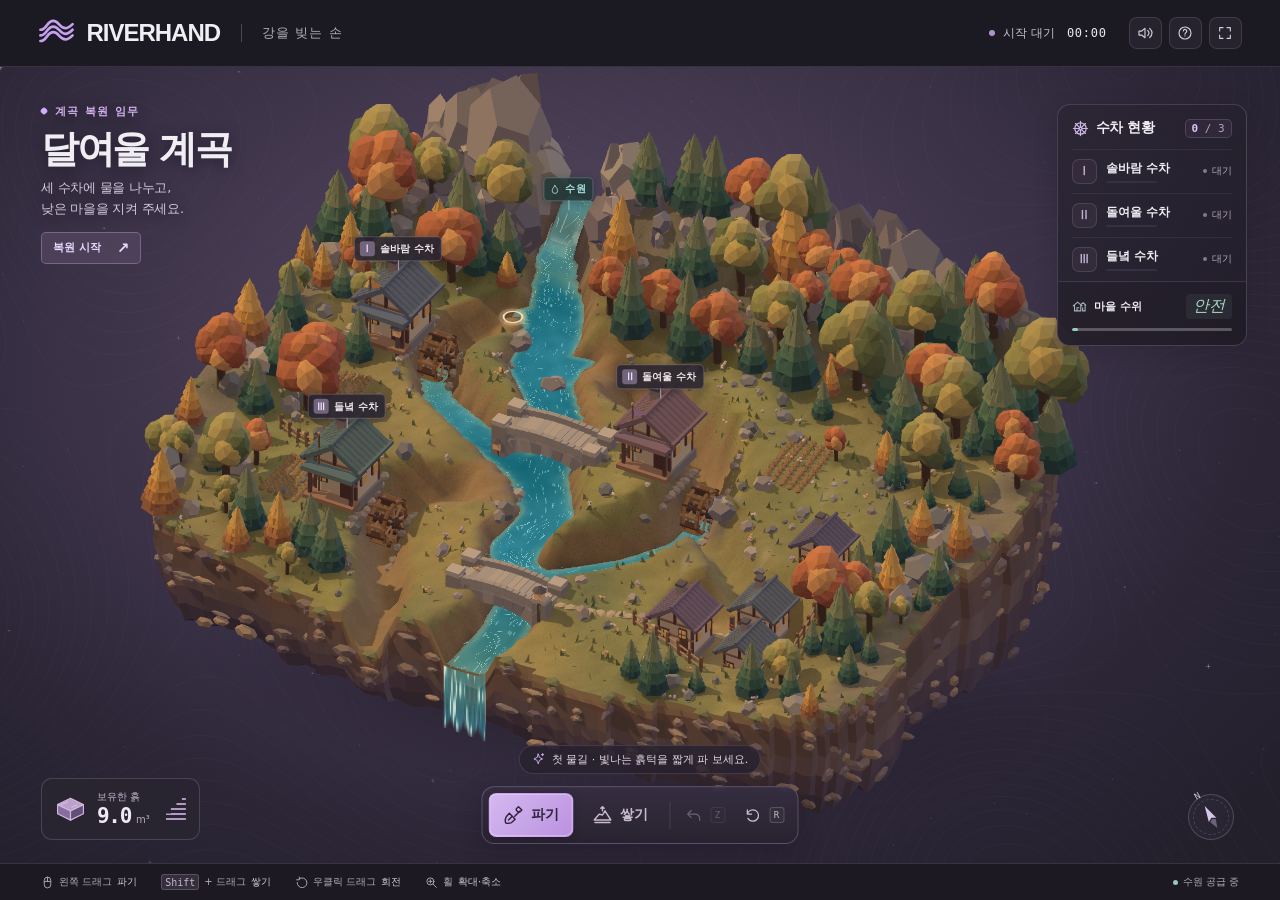
<file: fable-vs-carbon/games/astra/index.html>
<!doctype html>
<html lang="ko">
  <head>
    <meta charset="UTF-8" />
    <meta name="viewport" content="width=device-width,initial-scale=1" />
    <meta name="theme-color" content="#17151f" />
    <title>RIVERHAND — 강을 빚는 손</title>
    <link
      rel="icon"
      href="data:image/svg+xml,%3Csvg xmlns='http://www.w3.org/2000/svg' viewBox='0 0 44 44'%3E%3Crect width='44' height='44' rx='11' fill='%232a2239'/%3E%3Cpath d='M6 20Q13 9 21 16T38 13M6 26Q13 15 21 22T38 19M6 32Q13 21 21 28T38 25' fill='none' stroke='%23cbb0ff' stroke-width='3'/%3E%3C/svg%3E"
    />
    <script type="module" crossorigin src="./assets/index-B9ca-0Jf.js"></script>
    <link rel="stylesheet" crossorigin href="./assets/index-BOMt_wT9.css">
  </head>
  <body>
    <main id="game">
      <header>
        <div class="brand">
          <svg viewBox="0 0 46 40" fill="none" aria-hidden="true">
            <path
              d="M3 16C11 16 11 5 19 5c7 0 8 9 15 9 4 0 6-2 9-5M3 23c8 0 8-11 16-11 7 0 8 9 15 9 4 0 6-2 9-5M3 30c8 0 8-11 16-11 7 0 8 9 15 9 4 0 6-2 9-5"
              stroke="currentColor"
              stroke-width="3.3"
              stroke-linecap="round"
            /></svg
          ><b>RIVERHAND</b>
        </div>
        <div class="brand-sub">강을 빚는 손</div>
        <div class="header-tools">
          <div class="clock">
            <i></i><span id="state-name">시작 대기</span
            ><time id="time">00:00</time>
          </div>
          <button
            id="sound"
            class="icon-btn"
            aria-label="소리 끄기"
            title="소리 끄기"
          ></button
          ><button
            id="help"
            class="icon-btn"
            aria-label="조작 안내"
            title="조작 안내"
          ></button
          ><button
            id="full"
            class="icon-btn"
            aria-label="전체 화면"
            title="전체 화면"
          ></button>
        </div>
      </header>
      <section id="stage" aria-label="달여울 계곡 게임판">
        <canvas id="backdrop" aria-hidden="true"></canvas>
        <div class="ground-shadow"></div>
        <canvas
          id="scene"
          aria-label="마우스로 조형하는 3D 계곡"
          tabindex="0"
        ></canvas>
        <div class="mission">
          <div class="eyebrow"><i></i> 계곡 복원 임무</div>
          <h1>달여울 계곡</h1>
          <p>세 수차에 물을 나누고,<br />낮은 마을을 지켜 주세요.</p>
          <button id="begin">복원 시작 <span>↗</span></button>
        </div>
        <aside id="station-panel">
          <div class="panel-heading">
            <span class="heading-icon" data-icon="wheel"></span>
            <h2>수차 현황</h2>
            <span class="count"><b id="active-count">0</b> / 3</span>
          </div>
          <div id="station-list"></div>
          <div class="stability" hidden>
            <span id="hold-label">안정 공급</span
            ><b id="hold-value">0 / 18초</b>
            <div class="meter"><i id="hold-meter"></i></div>
          </div>
          <div class="village">
            <div>
              <span data-icon="home"></span><strong>마을 수위</strong
              ><em id="safe">안전</em>
            </div>
            <div class="meter"><i id="water-meter"></i></div>
          </div>
        </aside>
        <div id="labels"></div>
        <div id="tip" hidden></div>
        <div id="guide">
          <span class="guide-symbol" data-icon="spark"></span
          ><span id="hint">첫 물길 · 빛나는 흙턱을 짧게 파 보세요.</span>
        </div>
        <div id="soil">
          <div class="soil-icon" data-icon="soil"></div>
          <div>
            <div class="small-label">보유한 흙</div>
            <div class="soil-num"><b id="stock">9.0</b><span>m³</span></div>
          </div>
          <div class="soil-bars" aria-hidden="true"></div>
        </div>
        <div id="dock">
          <div class="tools">
            <button id="dig" class="tool selected">
              <span data-icon="dig"></span><strong>파기</strong></button
            ><button id="build" class="tool">
              <span data-icon="build"></span><strong>쌓기</strong></button
            ><i></i
            ><button
              id="undo"
              class="action"
              aria-label="되돌리기 (Z)"
              title="되돌리기 (Z)"
            >
              <span data-icon="undo"></span><kbd>Z</kbd></button
            ><button
              id="restart"
              class="action"
              aria-label="다시 시작 (R)"
              title="다시 시작 (R)"
            >
              <span data-icon="restart"></span><kbd>R</kbd>
            </button>
          </div>
        </div>
        <div class="compass" aria-hidden="true">
          <div id="compass-rot">
            <b>N</b
            ><svg viewBox="0 0 40 40">
              <path d="M20 4l5.4 20-5.4-3-5.4 3z" fill="#d6c5eb" />
              <path d="M20 36l-4-11 4-2 4 2z" fill="#6b6179" />
            </svg>
          </div>
        </div>
        <div id="toast" role="status"></div>
        <div id="result" hidden class="result">
          <div class="result-icon" data-icon="wheel"></div>
          <h2></h2>
          <p></p>
          <button id="result-action"></button
          ><button id="result-undo" hidden>직전 조형 되돌리기</button>
        </div>
      </section>
      <footer>
        <div class="legend">
          <span><i data-icon="mouse"></i>왼쪽 드래그 <b>파기</b></span
          ><span><kbd>Shift</kbd> + 드래그 <b>쌓기</b></span
          ><span><i data-icon="rotate"></i>우클릭 드래그 <b>회전</b></span
          ><span><i data-icon="zoom"></i>휠 <b>확대·축소</b></span>
        </div>
        <span class="foot-corner"
          ><i></i> <span id="foot-state">수원 공급 중</span></span
        >
      </footer>
      <dialog id="manual">
        <button id="close-help" aria-label="닫기">×</button>
        <div class="eyebrow"><i></i> 현장 수첩</div>
        <h2>물길을 빚는 법</h2>
        <p>
          수원에서 오는 물은 한정되어 있습니다. 한 갈래로 너무 많이 흐르면 다른
          수차가 멈춥니다.
        </p>
        <div class="instructions">
          <div><b>수로 파기</b><span>왼쪽 드래그</span></div>
          <div><b>흙 쌓기</b><span>Shift + 왼쪽 드래그</span></div>
          <div><b>카메라 회전 · 확대</b><span>우클릭 드래그 · 휠</span></div>
          <div><b>되돌리기 · 다시 시작</b><span>Z · R</span></div>
        </div>
        <p>
          삽으로 흙턱을 가르고, 물살이 부족하면 다른 갈래의 입구를 좁혀 보세요.
          드러난 암반과 건물 기초는 단단합니다.
        </p>
        <p>
          세 수차를 18초간 함께 돌리세요. 마을의 평균 침수 깊이가 0.26m를 넘어
          9초간 지속되면 복원에 실패합니다.
        </p>
        <button id="manual-ok">계곡으로 돌아가기</button>
      </dialog>
    </main>
  </body>
</html>
</file>
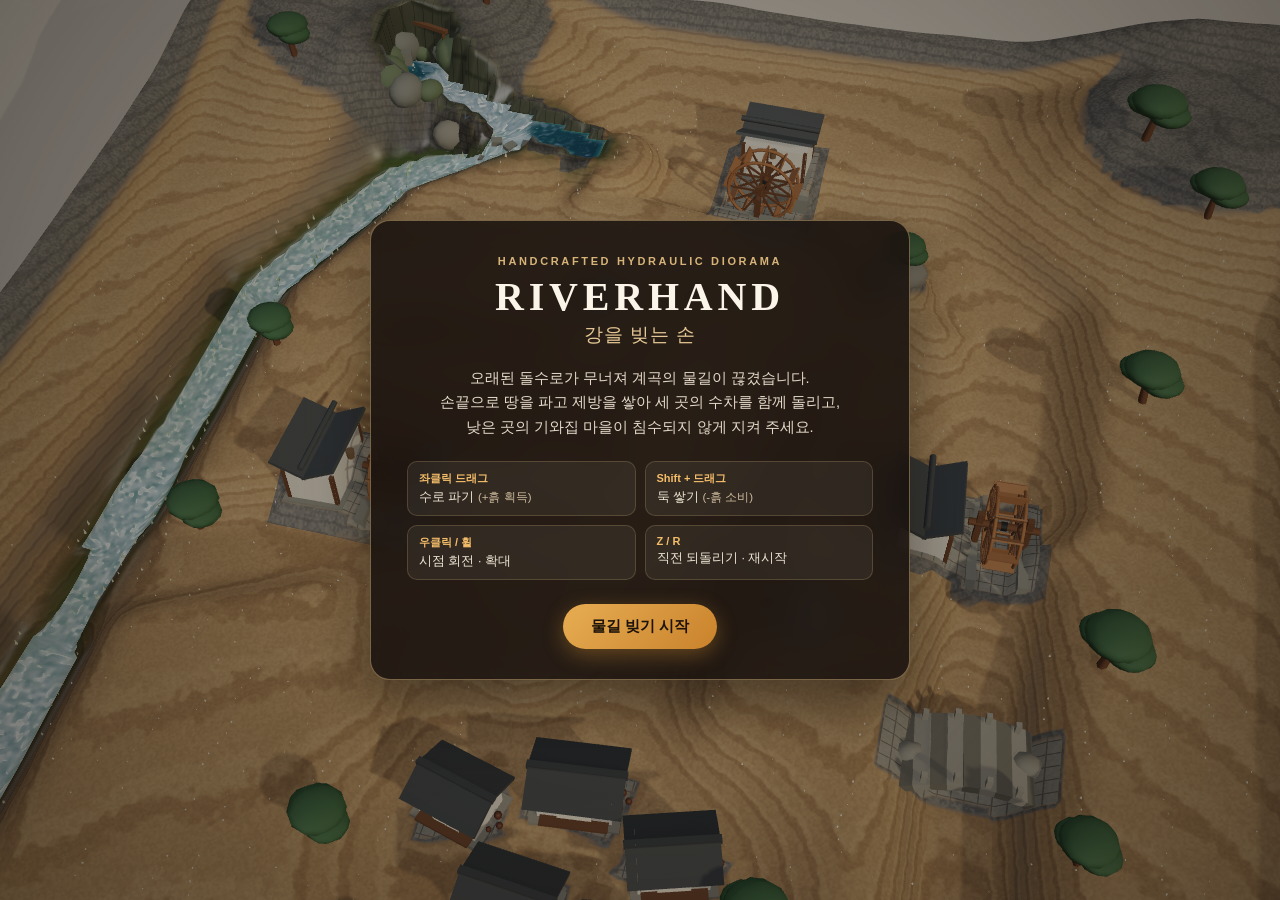
<file: fable-vs-carbon/games/carbon/index.html>
<!doctype html>
<html lang="ko">
  <head>
    <meta charset="UTF-8" />
    <meta name="viewport" content="width=device-width, initial-scale=1.0" />
    <title>RIVERHAND — 강을 빚는 손</title>
    <script type="module" crossorigin src="./assets/index-DxQRiM0F.js"></script>
    <link rel="stylesheet" crossorigin href="./assets/index-CfkvtwCe.css">
  </head>
  <body>
    <div id="canvas-container" aria-label="강을 빚는 손 3D 지형 화면"></div>

    <!-- 3D Diegetic Landmark Pins -->
    <div id="landmark-layer" aria-hidden="true"></div>

    <!-- Title Screen Overlay (rendered over live sunlit 3D miniature valley) -->
    <section id="title-overlay" class="overlay-screen visible">
      <div class="title-card">
        <p class="eyebrow">HANDCRAFTED HYDRAULIC DIORAMA</p>
        <h1>RIVERHAND</h1>
        <p class="korean-subtitle">강을 빚는 손</p>
        <p class="premise">
          오래된 돌수로가 무너져 계곡의 물길이 끊겼습니다.<br />
          손끝으로 땅을 파고 제방을 쌓아 세 곳의 수차를 함께 돌리고,<br />
          낮은 곳의 기와집 마을이 침수되지 않게 지켜 주세요.
        </p>

        <div class="controls-preview">
          <div class="ctrl-chip">
            <span class="key-badge">좌클릭 드래그</span>
            <span>수로 파기 <em>(+흙 획득)</em></span>
          </div>
          <div class="ctrl-chip">
            <span class="key-badge">Shift + 드래그</span>
            <span>둑 쌓기 <em>(-흙 소비)</em></span>
          </div>
          <div class="ctrl-chip">
            <span class="key-badge">우클릭 / 휠</span>
            <span>시점 회전 · 확대</span>
          </div>
          <div class="ctrl-chip">
            <span class="key-badge">Z / R</span>
            <span>직전 되돌리기 · 재시작</span>
          </div>
        </div>

        <button id="btn-start" class="primary-btn" type="button">
          물길 빚기 시작
        </button>
      </div>
    </section>

    <!-- Main In-Game HUD -->
    <header id="hud-root" class="hud-hidden">
      <div class="hud-top-bar">
        <!-- Left: Title & Contextual Guide -->
        <div class="hud-brand-panel glass-panel">
          <div class="brand-row">
            <span class="brand-en">RIVERHAND</span>
            <span class="brand-sep">·</span>
            <span class="brand-ko">강을 빚는 손</span>
          </div>
          <p id="guide-text" class="guide-text">
            상류 돌수로 끝의 흙더미를 파서 첫 번째 수차를 돌려보세요.
          </p>
        </div>

        <!-- Center: 3 Waterwheels & Simultaneous Stability Goal -->
        <div class="hud-wheels-panel glass-panel">
          <div class="wheels-row">
            <div class="wheel-card" id="wheel-card-0">
              <span class="wheel-icon" id="wheel-icon-0">✻</span>
              <div class="wheel-info">
                <span class="wheel-name">산마루 방앗간</span>
                <div class="wheel-bar-track">
                  <div class="wheel-bar-fill" id="wheel-bar-0"></div>
                </div>
              </div>
              <span class="wheel-status" id="wheel-state-0">정지</span>
            </div>

            <div class="wheel-card" id="wheel-card-1">
              <span class="wheel-icon" id="wheel-icon-1">✻</span>
              <div class="wheel-info">
                <span class="wheel-name">다랑밭 물방아</span>
                <div class="wheel-bar-track">
                  <div class="wheel-bar-fill" id="wheel-bar-1"></div>
                </div>
              </div>
              <span class="wheel-status" id="wheel-state-1">정지</span>
            </div>

            <div class="wheel-card" id="wheel-card-2">
              <span class="wheel-icon" id="wheel-icon-2">✻</span>
              <div class="wheel-info">
                <span class="wheel-name">돌다리 대장간</span>
                <div class="wheel-bar-track">
                  <div class="wheel-bar-fill" id="wheel-bar-2"></div>
                </div>
              </div>
              <span class="wheel-status" id="wheel-state-2">정지</span>
            </div>
          </div>

          <div class="goal-progress-row">
            <span class="goal-label" id="goal-label">세 수차 동시 안정 가동</span>
            <div class="goal-bar-track">
              <div class="goal-bar-fill" id="goal-bar-fill"></div>
            </div>
            <span class="goal-timer" id="goal-timer">0.0 / 12.0초</span>
          </div>
        </div>

        <!-- Right: Soil Pouch, Brush Status & Utility Actions -->
        <div class="hud-soil-panel glass-panel">
          <div class="soil-header">
            <span class="soil-label">보유한 흙</span>
            <span class="soil-value"><strong id="soil-count">20</strong> 단</span>
          </div>
          <div class="soil-bar-track">
            <div class="soil-bar-fill" id="soil-bar-fill"></div>
          </div>
          <div class="brush-readout-row">
            <span id="brush-mode-pill" class="mode-pill dig">파기 모드</span>
            <span id="surface-hint" class="surface-hint">부드러운 흙</span>
          </div>
          <div class="action-btns-row">
            <button id="btn-undo" class="mini-btn" type="button" title="직전 조형 되돌리기 (Z)" disabled>
              되돌리기 <kbd>Z</kbd>
            </button>
            <button id="btn-restart" class="mini-btn" type="button" title="처음부터 다시 시작 (R)">
              다시 시작 <kbd>R</kbd>
            </button>
            <button id="btn-mute" class="mini-btn icon-only" type="button" title="소리 켜기/끄기">
              🔊
            </button>
            <button id="btn-labels" class="mini-btn icon-only" type="button" title="지명 표시 켜기/끄기">
              🏷️
            </button>
          </div>
        </div>
      </div>

      <!-- Flood Warning Banner -->
      <div id="flood-banner" class="flood-banner hidden" role="alert">
        <div class="flood-text-row">
          <span id="flood-title">⚠️ 낮은 마을 주변 수위 상승!</span>
          <span id="flood-pct">주의</span>
        </div>
        <p id="flood-desc">
          물길이 기와집 마을로 향하고 있습니다. 북쪽에 둑(Shift+드래그)을 쌓거나 배수로를 돌다리 쪽으로 유도하세요.
        </p>
        <div class="flood-bar-track">
          <div id="flood-bar-fill" class="flood-bar-fill"></div>
        </div>
      </div>
    </header>

    <!-- Appreciation Mode Minimal Bar (after Victory) -->
    <div id="appreciate-bar" class="appreciate-bar hidden glass-panel">
      <span>✨ 살아난 계곡 감상 중 — 자유롭게 확대·회전하거나 물길을 더 다듬어 보세요</span>
      <button id="btn-appreciate-restart" class="mini-btn" type="button">
        처음부터 다시 빚기 <kbd>R</kbd>
      </button>
    </div>

    <!-- Bottom Compact Controls Bar -->
    <footer id="controls-footer" class="controls-footer hud-hidden">
      <span><strong>좌클릭 드래그</strong> 파기(+흙)</span>
      <span class="dot">·</span>
      <span><strong>Shift + 좌클릭</strong> 쌓기(-흙)</span>
      <span class="dot">·</span>
      <span><strong>우클릭 드래그</strong> 카메라 회전</span>
      <span class="dot">·</span>
      <span><strong>마우스 휠</strong> 확대·축소</span>
      <span class="dot">·</span>
      <span><strong>Z</strong> 되돌리기</span>
      <span class="dot">·</span>
      <span><strong>R</strong> 다시 시작</span>
    </footer>

    <!-- Victory Modal -->
    <section id="victory-modal" class="overlay-screen">
      <div class="result-card victory">
        <p class="eyebrow">VALLEY RESTORED</p>
        <h2>계곡에 생명이 돌아왔습니다</h2>
        <p class="result-desc">
          손으로 빚어낸 물길을 따라 세 곳의 수차가 힘차게 돌고,<br />
          메마르던 다랑밭과 낮은 기와집 마을에 평화로운 물소리가 울려 퍼집니다.
        </p>
        <div class="stats-grid">
          <div class="stat-item">
            <span class="stat-label">완주 시간</span>
            <strong id="stat-time">0:00</strong>
          </div>
          <div class="stat-item">
            <span class="stat-label">다랑밭 생태 회복</span>
            <strong id="stat-farm">0%</strong>
          </div>
          <div class="stat-item">
            <span class="stat-label">남은 흙 재고</span>
            <strong id="stat-soil">0 단</strong>
          </div>
        </div>
        <div class="modal-actions">
          <button id="btn-appreciate" class="primary-btn" type="button">
            살아난 계곡 감상하기
          </button>
          <button id="btn-victory-restart" class="secondary-btn" type="button">
            처음부터 다시 시작 (R)
          </button>
        </div>
      </div>
    </section>

    <!-- Defeat Modal -->
    <section id="defeat-modal" class="overlay-screen">
      <div class="result-card defeat">
        <p class="eyebrow">VILLAGE FLOODED</p>
        <h2>낮은 마을이 침수되었습니다</h2>
        <p class="result-desc">
          거센 물길이 기와집 기단을 넘어 마을을 덮쳤습니다.<br />
          직전 조형을 되돌려 마을 북쪽에 제방을 쌓거나, 물길을 돌다리 협곡으로 유도해 보세요.
        </p>
        <div class="modal-actions">
          <button id="btn-defeat-undo" class="primary-btn" type="button">
            직전 조형 되돌리기 (Z)
          </button>
          <button id="btn-defeat-restart" class="secondary-btn" type="button">
            처음부터 다시 시작 (R)
          </button>
        </div>
      </div>
    </section>

  </body>
</html>
</file>
<file: fable-vs-carbon/styles.css>
:root {
  --bg: #f6f5f1;
  --surface: #ffffff;
  --surface-muted: #eeece5;
  --ink: #121318;
  --ink-muted: #585b66;
  --border: #dfddd4;
  --accent: #fd5214;
  --accent-soft: rgba(253, 82, 20, 0.1);

  --fable: #d96b27;
  --fable-soft: rgba(217, 107, 39, 0.12);
  --carbon: #1d6fe8;
  --carbon-soft: rgba(29, 111, 232, 0.12);
  --astra: #10966b;
  --astra-soft: rgba(16, 150, 107, 0.12);

  --dark-bg: #0d0e12;
  --dark-surface: #171920;
  --dark-border: #2a2d38;
  --dark-ink: #f3f1eb;

  --radius: 16px;
  --radius-sm: 10px;
  --shadow: 0 1px 2px rgba(16, 18, 24, 0.04), 0 8px 24px rgba(16, 18, 24, 0.05);
}

* {
  box-sizing: border-box;
}

html {
  scroll-behavior: smooth;
}

body {
  margin: 0;
  background: var(--bg);
  color: var(--ink);
  font-family: "Pretendard Variable", "Pretendard", -apple-system, BlinkMacSystemFont, "Apple SD Gothic Neo", "Noto Sans KR", sans-serif;
  line-height: 1.6;
  -webkit-font-smoothing: antialiased;
}

a {
  color: inherit;
  text-decoration: none;
}

.container {
  max-width: 1180px;
  margin: 0 auto;
  padding: 0 20px;
}

/* Topbar */
.topbar {
  position: sticky;
  top: 0;
  z-index: 40;
  background: rgba(246, 245, 241, 0.9);
  backdrop-filter: blur(12px);
  border-bottom: 1px solid var(--border);
}

.topbar-inner {
  display: flex;
  align-items: center;
  justify-content: space-between;
  gap: 16px;
  min-height: 60px;
  flex-wrap: wrap;
  padding-top: 8px;
  padding-bottom: 8px;
}

.brand {
  display: inline-flex;
  align-items: center;
  gap: 10px;
  font-weight: 800;
  font-size: 16px;
  letter-spacing: -0.02em;
}

.brand-dot {
  width: 10px;
  height: 10px;
  border-radius: 50%;
  background: var(--accent);
  display: inline-block;
}

.brand-sub {
  font-weight: 600;
  font-size: 13px;
  color: var(--ink-muted);
  padding-left: 8px;
  border-left: 1px solid var(--border);
}

.nav-links {
  display: flex;
  align-items: center;
  gap: 6px;
  flex-wrap: wrap;
}

.nav-links a {
  font-size: 13px;
  font-weight: 600;
  color: var(--ink-muted);
  padding: 6px 11px;
  border-radius: 999px;
  transition: background 0.15s, color 0.15s;
}

.nav-links a:hover {
  background: var(--surface-muted);
  color: var(--ink);
}

/* Buttons & Tags */
.btn {
  display: inline-flex;
  align-items: center;
  justify-content: center;
  gap: 6px;
  font: inherit;
  font-weight: 700;
  font-size: 14px;
  padding: 10px 16px;
  border-radius: 999px;
  border: 1px solid var(--border);
  background: var(--surface);
  color: var(--ink);
  cursor: pointer;
  transition: transform 0.12s, border-color 0.15s, background 0.15s;
}

.btn:hover {
  border-color: var(--ink);
}

.btn:active {
  transform: translateY(1px);
}

.btn-primary {
  background: var(--accent);
  border-color: var(--accent);
  color: #fff;
}

.btn-primary:hover {
  background: #e6460d;
  border-color: #e6460d;
}

.btn-dark {
  background: var(--dark-surface);
  border-color: var(--dark-border);
  color: var(--dark-ink);
}

.btn-dark:hover {
  border-color: #6f7385;
}

.btn-sm {
  font-size: 13px;
  padding: 7px 13px;
}

.btn-lg {
  font-size: 15px;
  padding: 12px 22px;
}

.tag {
  display: inline-flex;
  align-items: center;
  gap: 6px;
  font-size: 12px;
  font-weight: 700;
  padding: 4px 10px;
  border-radius: 999px;
  background: var(--surface-muted);
  color: var(--ink-muted);
  letter-spacing: -0.01em;
}

.tag-accent {
  background: var(--accent-soft);
  color: var(--accent);
}

.tag-fable {
  background: var(--fable-soft);
  color: var(--fable);
}

.tag-carbon {
  background: var(--carbon-soft);
  color: var(--carbon);
}

.tag-astra {
  background: var(--astra-soft);
  color: var(--astra);
}

/* Hub page */
.hub-main {
  padding-top: 48px;
  padding-bottom: 72px;
}

.hub-hero .eyebrow,
.hero .eyebrow {
  font-size: 12px;
  font-weight: 800;
  letter-spacing: 0.08em;
  color: var(--accent);
  margin-bottom: 10px;
}

.hub-hero h1,
.hero h1 {
  margin: 0 0 14px;
  font-size: clamp(30px, 4.4vw, 48px);
  line-height: 1.16;
  letter-spacing: -0.03em;
}

.lead {
  margin: 0;
  max-width: 760px;
  font-size: 17px;
  color: var(--ink-muted);
}

.experiment-feature {
  margin-top: 34px;
  background: var(--surface);
  border: 1px solid var(--border);
  border-radius: var(--radius);
  padding: 28px;
  box-shadow: var(--shadow);
}

.feature-head {
  display: flex;
  justify-content: space-between;
  align-items: flex-start;
  gap: 20px;
  flex-wrap: wrap;
}

.feature-head h2 {
  margin: 10px 0 8px;
  font-size: clamp(22px, 2.8vw, 30px);
  letter-spacing: -0.02em;
}

.feature-desc {
  margin: 0;
  color: var(--ink-muted);
  max-width: 720px;
}

.hub-quick-grid {
  display: grid;
  grid-template-columns: repeat(3, minmax(0, 1fr));
  gap: 16px;
  margin-top: 24px;
}

.quick-card {
  background: var(--bg);
  border: 1px solid var(--border);
  border-radius: var(--radius-sm);
  padding: 18px;
  display: flex;
  flex-direction: column;
  gap: 10px;
}

.quick-kicker {
  font-size: 11px;
  font-weight: 800;
  letter-spacing: 0.06em;
  color: var(--ink-muted);
}

.quick-card h3 {
  margin: 0;
  font-size: 18px;
  letter-spacing: -0.02em;
}

.quick-card p {
  margin: 0;
  font-size: 14px;
  color: var(--ink-muted);
  flex: 1;
}

.quick-actions {
  display: flex;
  flex-wrap: wrap;
  gap: 8px;
  margin-top: 4px;
}

/* Experiment Page Sections */
.hero {
  padding: 46px 0 28px;
}

.condition-pills {
  display: flex;
  flex-wrap: wrap;
  gap: 8px;
  margin-top: 18px;
}

.section {
  padding: 36px 0;
  border-top: 1px solid var(--border);
}

.section-head {
  display: flex;
  justify-content: space-between;
  align-items: flex-end;
  gap: 16px;
  flex-wrap: wrap;
  margin-bottom: 22px;
}

.section-kicker {
  font-size: 12px;
  font-weight: 800;
  letter-spacing: 0.08em;
  color: var(--accent);
  text-transform: uppercase;
  margin-bottom: 6px;
}

.section-head h2 {
  margin: 0;
  font-size: clamp(22px, 3vw, 32px);
  letter-spacing: -0.025em;
}

.section-sub {
  margin: 6px 0 0;
  color: var(--ink-muted);
  max-width: 760px;
}

/* Cards & Grids */
.grid-3 {
  display: grid;
  grid-template-columns: repeat(3, minmax(0, 1fr));
  gap: 16px;
}

.grid-2 {
  display: grid;
  grid-template-columns: repeat(2, minmax(0, 1fr));
  gap: 16px;
}

.card {
  background: var(--surface);
  border: 1px solid var(--border);
  border-radius: var(--radius);
  padding: 20px;
  box-shadow: var(--shadow);
}

.model-card {
  display: flex;
  flex-direction: column;
  gap: 12px;
}

.model-card-head {
  display: flex;
  justify-content: space-between;
  align-items: center;
  gap: 8px;
}

.model-card h3 {
  margin: 0;
  font-size: 19px;
  letter-spacing: -0.02em;
}

.stat-row {
  display: flex;
  flex-wrap: wrap;
  gap: 8px;
}

.stat-chip {
  font-size: 12px;
  font-weight: 700;
  padding: 4px 9px;
  border-radius: 6px;
  background: var(--bg);
  border: 1px solid var(--border);
}

.bullet-list {
  margin: 0;
  padding-left: 18px;
  font-size: 14px;
  color: var(--ink-muted);
}

.bullet-list li + li {
  margin-top: 6px;
}

.bullet-list strong {
  color: var(--ink);
}

/* Visual Metric Bars */
.metric-bars {
  display: grid;
  grid-template-columns: repeat(2, minmax(0, 1fr));
  gap: 16px;
  margin-bottom: 20px;
}

.bar-group {
  display: flex;
  flex-direction: column;
  gap: 12px;
}

.bar-group h3 {
  margin: 0;
  font-size: 16px;
  letter-spacing: -0.01em;
}

.bar-item {
  display: grid;
  grid-template-columns: 124px 1fr 94px;
  align-items: center;
  gap: 10px;
  font-size: 13px;
}

.bar-label {
  font-weight: 700;
}

.bar-track {
  height: 12px;
  background: var(--surface-muted);
  border-radius: 999px;
  overflow: hidden;
}

.bar-fill {
  height: 100%;
  border-radius: 999px;
}

.bar-fill.fable { background: var(--fable); }
.bar-fill.carbon { background: var(--carbon); }
.bar-fill.astra { background: var(--astra); }

.bar-val {
  text-align: right;
  font-weight: 700;
  font-variant-numeric: tabular-nums;
}

/* Tables */
.table-wrap {
  overflow-x: auto;
  background: var(--surface);
  border: 1px solid var(--border);
  border-radius: var(--radius);
  box-shadow: var(--shadow);
}

table {
  width: 100%;
  border-collapse: collapse;
  font-size: 14px;
}

th, td {
  padding: 13px 16px;
  text-align: left;
  border-bottom: 1px solid var(--border);
  vertical-align: top;
}

th {
  background: var(--bg);
  font-size: 13px;
  font-weight: 800;
  color: var(--ink-muted);
  white-space: nowrap;
}

tr:last-child td {
  border-bottom: none;
}

/* Interactive Dark Stage (Game & 3-Way Video) */
.dark-stage {
  background: var(--dark-bg);
  color: var(--dark-ink);
  border-radius: var(--radius);
  border: 1px solid var(--dark-border);
  padding: 18px;
  margin-top: 18px;
}

.stage-toolbar {
  display: flex;
  justify-content: space-between;
  align-items: center;
  gap: 12px;
  flex-wrap: wrap;
  margin-bottom: 14px;
}

.stage-tabs {
  display: flex;
  gap: 8px;
  flex-wrap: wrap;
}

.stage-tab {
  font: inherit;
  font-size: 13px;
  font-weight: 700;
  padding: 8px 14px;
  border-radius: 999px;
  border: 1px solid var(--dark-border);
  background: var(--dark-surface);
  color: #b7b9c4;
  cursor: pointer;
}

.stage-tab.active {
  background: var(--accent);
  border-color: var(--accent);
  color: #fff;
}

.game-frame-wrap {
  position: relative;
  width: 100%;
  aspect-ratio: 16 / 9;
  min-height: 460px;
  background: #050608;
  border-radius: 12px;
  overflow: hidden;
  border: 1px solid var(--dark-border);
}

.game-frame-wrap iframe {
  width: 100%;
  height: 100%;
  border: 0;
  display: block;
}

.game-placeholder {
  position: absolute;
  inset: 0;
  display: flex;
  flex-direction: column;
  align-items: center;
  justify-content: center;
  gap: 14px;
  text-align: center;
  padding: 24px;
  background: radial-gradient(circle at top, #1f222d, #0a0b0e);
}

.game-placeholder p {
  margin: 0;
  color: #b7b9c4;
  max-width: 520px;
  font-size: 14px;
}

.controls-bar {
  display: flex;
  flex-wrap: wrap;
  gap: 10px 18px;
  font-size: 13px;
  color: #b7b9c4;
  margin-top: 12px;
}

.controls-bar kbd {
  background: #242733;
  color: #fff;
  padding: 2px 7px;
  border-radius: 5px;
  font-family: inherit;
  font-size: 12px;
  font-weight: 700;
}

/* 3-Way Video Sync Player */
.video-grid {
  display: grid;
  grid-template-columns: repeat(3, minmax(0, 1fr));
  gap: 16px;
}

.video-col {
  display: flex;
  flex-direction: column;
  align-items: center;
  gap: 10px;
}

.video-col video {
  width: 100%;
  max-height: 540px;
  aspect-ratio: 9 / 16;
  border-radius: 12px;
  background: #000;
  cursor: pointer;
  outline: 3px solid transparent;
  object-fit: contain;
}

.video-col.on video {
  outline-color: var(--accent);
}

.video-caption {
  text-align: center;
  font-weight: 800;
  font-size: 15px;
}

.video-caption small {
  display: block;
  font-weight: 600;
  font-size: 12px;
  color: #9ea2b0;
  margin-top: 2px;
}

.dark-stage.solo .video-grid {
  grid-template-columns: minmax(0, 400px);
  justify-content: center;
}

.dark-stage.solo .video-col:not(.on) {
  display: none;
}

.player-bar {
  display: flex;
  flex-wrap: wrap;
  justify-content: center;
  align-items: center;
  gap: 8px;
  margin-top: 16px;
  padding-top: 14px;
  border-top: 1px solid var(--dark-border);
}

.player-bar .btn-dark.sel {
  border-color: var(--accent);
  color: var(--accent);
}

.player-hint {
  font-size: 12px;
  color: #9ea2b0;
  margin-left: 6px;
}

/* Round 3 Tweet Tabs */
.tabs-row {
  display: flex;
  gap: 8px;
  flex-wrap: wrap;
  margin: 18px 0 16px;
}

.tab-btn {
  font: inherit;
  font-weight: 700;
  font-size: 14px;
  padding: 9px 16px;
  border-radius: 999px;
  border: 1px solid var(--border);
  background: var(--surface);
  color: var(--ink-muted);
  cursor: pointer;
}

.tab-btn.active {
  background: var(--ink);
  border-color: var(--ink);
  color: #fff;
}

.tweet-panel {
  display: none;
}

.tweet-panel.active {
  display: grid;
  grid-template-columns: repeat(auto-fit, minmax(300px, 1fr));
  gap: 14px;
}

.tweet-card {
  background: var(--surface);
  border: 1px solid var(--border);
  border-radius: var(--radius);
  padding: 18px;
  display: flex;
  flex-direction: column;
  gap: 10px;
}

.tweet-card.pick {
  border-color: var(--accent);
  box-shadow: 0 0 0 1px var(--accent-soft), var(--shadow);
}

.tweet-card-head {
  display: flex;
  justify-content: space-between;
  align-items: center;
  gap: 8px;
}

.tweet-title {
  font-weight: 800;
  font-size: 14px;
}

.tweet-body {
  margin: 0;
  white-space: pre-wrap;
  font-family: inherit;
  font-size: 14px;
  line-height: 1.55;
  background: var(--bg);
  border: 1px solid var(--border);
  border-radius: var(--radius-sm);
  padding: 12px 14px;
}

.tweet-note {
  margin: 0;
  font-size: 13px;
  color: var(--ink-muted);
}

/* Prompt Accordion */
details.prompt-box {
  margin-top: 18px;
  background: var(--surface);
  border: 1px solid var(--border);
  border-radius: var(--radius-sm);
  overflow: hidden;
}

details.prompt-box summary {
  cursor: pointer;
  padding: 13px 16px;
  font-weight: 700;
  font-size: 14px;
  list-style: none;
  display: flex;
  justify-content: space-between;
  align-items: center;
  gap: 12px;
}

details.prompt-box summary::-webkit-details-marker {
  display: none;
}

.prompt-inner {
  border-top: 1px solid var(--border);
  padding: 14px 16px;
  background: #faf9f6;
}

.prompt-actions {
  display: flex;
  justify-content: space-between;
  align-items: center;
  margin-bottom: 10px;
  gap: 10px;
  flex-wrap: wrap;
}

.prompt-actions span {
  font-size: 12px;
  color: var(--ink-muted);
}

pre.prompt-code {
  margin: 0;
  white-space: pre-wrap;
  word-break: break-word;
  font-family: ui-monospace, "SF Mono", Menlo, Consolas, monospace;
  font-size: 12.5px;
  line-height: 1.6;
  max-height: 360px;
  overflow-y: auto;
  color: #262932;
}

/* Callout */
.callout {
  background: var(--surface);
  border-left: 4px solid var(--accent);
  border-top: 1px solid var(--border);
  border-right: 1px solid var(--border);
  border-bottom: 1px solid var(--border);
  border-radius: var(--radius-sm);
  padding: 16px 18px;
  margin-top: 16px;
  font-size: 14px;
}

.callout strong {
  display: block;
  margin-bottom: 4px;
}

/* Footer */
.site-footer {
  border-top: 1px solid var(--border);
  padding: 26px 0 40px;
  color: var(--ink-muted);
  font-size: 13px;
}

.footer-inner {
  display: flex;
  justify-content: space-between;
  align-items: center;
  gap: 12px;
  flex-wrap: wrap;
}

@media (max-width: 900px) {
  .hub-quick-grid,
  .grid-3,
  .metric-bars,
  .video-grid {
    grid-template-columns: 1fr;
  }

  .grid-2 {
    grid-template-columns: 1fr;
  }

  .bar-item {
    grid-template-columns: 108px 1fr 84px;
  }

  .game-frame-wrap {
    aspect-ratio: 4 / 3;
    min-height: 360px;
  }
}
</file>
<file: fable-vs-carbon/games/astra/assets/index-BOMt_wT9.css>
:root{color:#f0edf3;--lilac:#c4a2f1;--dim:#b4aebe;--line:#d8c2ee26;--panel:#231f2ce3;background:#191720;font-family:Apple SD Gothic Neo,Malgun Gothic,system-ui,sans-serif}*{box-sizing:border-box}body{margin:0}button{font:inherit;color:inherit;cursor:pointer;background:0 0;border:0}button:focus-visible{outline-offset:3px;outline:2px solid #d6b6ff}button:disabled{opacity:.38;cursor:default}svg{width:100%;height:100%;display:block}#game{flex-direction:column;height:100dvh;min-height:420px;display:flex;overflow:hidden}header{border-bottom:1px solid var(--line);z-index:3;background:#1b1922;flex:none;align-items:center;gap:21px;height:67px;padding:0 3vw;display:flex}.brand{align-items:center;gap:11px;display:flex}.brand svg{color:#c3a1ec;width:37px;height:34px}.brand b{letter-spacing:-1px;font-family:Arial Black,Helvetica Neue,Arial,sans-serif;font-size:24px;font-weight:900}.brand-sub{color:#b5aebd;letter-spacing:.07em;border-left:1px solid #504756;padding-left:20px;font-size:13px;font-weight:550}.header-tools{align-items:center;gap:7px;margin-left:auto;display:flex}.clock{color:#c6bed0;align-items:center;gap:8px;margin-right:15px;font-size:12px;display:flex}.clock i,.eyebrow i,.foot-corner i{background:#af91cd;border-radius:50%;width:6px;height:6px}.clock time{color:#ece6f0;letter-spacing:.06em;margin-left:4px;font:12px ui-monospace,monospace}.icon-btn{border:1px solid var(--line);color:#d4ccdf;background:#26222e;border-radius:8px;width:33px;height:32px;padding:7px}.icon-btn:hover,.action:hover{background:#483b56}.icon-btn svg{width:16px;height:16px;margin:auto}#stage{isolation:isolate;background:radial-gradient(at 44% 35%,#594b62 0,#493d54 27%,#3b3247 48%,#2c2637 69%,#23202c 93%);flex:1;min-height:0;position:relative;overflow:hidden}#backdrop,#scene,.ground-shadow{width:100%;height:100%;position:absolute;inset:0}#backdrop{opacity:.84}.ground-shadow{filter:blur(13px);background:radial-gradient(#17131cb3,#0000 66%);width:auto;height:auto;inset:62% 14% 7% 13%;transform:rotate(6deg)}#scene{touch-action:none;outline:none}.mission{pointer-events:none;text-shadow:0 2px 14px #241e30;position:absolute;top:4.6%;left:3.2%}.eyebrow{color:#d3b3ed;letter-spacing:.12em;align-items:center;gap:8px;font-size:11px;font-weight:750;display:flex}.eyebrow i{background:#d2adff;border-radius:2px;width:6px;height:6px;transform:rotate(45deg)}.mission h1{letter-spacing:-.06em;margin:8px 0 7px;font-size:clamp(30px,3vw,47px);font-weight:800;line-height:1.13}.mission p{color:#d4ccdb;letter-spacing:-.02em;margin:0;font-size:13px;line-height:1.65}#begin{pointer-events:auto;color:#ecdbff;background:#51435dd9;border:1px solid #bfa2d561;border-radius:5px;align-items:center;gap:16px;margin-top:12px;padding:6px 11px;font-size:11px;font-weight:650;display:inline-flex}#begin[hidden]{display:none}#begin:hover{background:#6c537d}#begin span{font-size:15px}#station-panel{pointer-events:none;background:linear-gradient(120deg,#2c2635f5,#221e2af0);border:1px solid #c7acde35;border-radius:13px;width:190px;position:absolute;top:4.6%;right:2.6%;overflow:hidden;box-shadow:0 6px 24px #17111e24}.panel-heading{align-items:center;gap:7px;padding:14px 14px 11px;display:flex}.heading-icon{color:#cdb6e4;width:17px;height:17px}.panel-heading h2{letter-spacing:-.035em;margin:0;font-size:14px}.count{color:#b1a6bd;background:#aa8aca12;border:1px solid #cbb6e231;border-radius:5px;margin-left:auto;padding:2px 6px;font:11px ui-monospace,monospace}.count b{color:#ddc3fa}.station{border-top:1px solid #c7b5db17;align-items:center;gap:9px;margin:0 14px;padding:9px 0;display:flex}.station .roman{color:#c0afcd;background:#9a84a616;border:1px solid #9e8ca13c;border-radius:7px;place-items:center;width:25px;height:25px;font:600 12px Georgia,serif;display:grid}.station strong{font-size:12px;font-weight:600}.station small{color:#b3a9bb;align-items:center;gap:5px;margin-left:auto;font-size:10px;display:flex}.station small:before{content:"";background:#83798b;border-radius:100%;width:4px;height:4px}.station.on small,.station.on .roman{color:#9dd9c8}.station.on small:before{background:#99d6c0}.village,.stability{border-top:1px solid var(--line);background:#18171c38;padding:12px 14px 14px}.village>div:first-child,.stability{align-items:center;gap:7px;display:flex}.village strong,.stability{font-size:11px}.village span{color:#a6b6ba;width:15px;height:15px}.village em{color:#a7d6c2;background:#8cceb814;border-radius:4px;margin-left:auto;padding:2px 7px;font:600 10px inherit}.meter{background:#5c5761;border-radius:3px;height:3px;margin-top:9px;overflow:hidden}.meter i{background:#95cdbb;border-radius:3px;width:4%;height:100%;transition:width .22s;display:block}.stability{flex-wrap:wrap;padding:9px 14px}.stability b{margin-left:auto}.stability .meter{width:100%;margin:0}.stability[hidden]{display:none}#labels{pointer-events:none;position:absolute;inset:0;overflow:hidden}.pin{white-space:nowrap;color:#f0e8ee;letter-spacing:.015em;background:#292530df;border:1px solid #c2abb74f;border-radius:5px;align-items:center;gap:5px;padding:4px 7px 4px 5px;font-size:10px;font-weight:650;display:flex;position:absolute;top:0;left:0;box-shadow:0 2px 8px #100b1a46}.pin:after{content:"";background:#e4cee3a1;width:1px;height:10px;position:absolute;top:100%;left:50%}.pin b{color:#f2e7ff;background:#71647b;border-radius:3px;place-items:center;width:15px;height:15px;font:600 10px Georgia,serif;display:grid}.pin.on b{color:#d3fff1;background:#477964}.pin.source{color:#a9ece6;background:#243839df;border-color:#9ee5df40}.pin.source span{width:11px;height:11px}.gate-pulse{pointer-events:none;border:2px solid #f8ddac;border-radius:100%;width:21px;height:21px;animation:2.5s infinite pulse;position:absolute;top:0;left:0;transform:translate(-50%,-50%)scaleY(.59);box-shadow:0 0 0 4px #edd4ac39,0 0 9px #fee9bb8c}@keyframes pulse{50%{box-shadow:0 0 0 9px #f0d5ad16,0 0 16px #ffe8bc8c}}#tip{pointer-events:none;color:#e1d6e9;border:1px solid var(--line);background:#211e2bef;border-radius:4px;padding:4px 7px;font-size:10px;position:absolute}#guide{color:#e1d7e8;white-space:nowrap;pointer-events:none;background:#282330d9;border:1px solid #c6afd12a;border-radius:20px;align-items:center;gap:7px;padding:6px 12px;font-size:11px;display:flex;position:absolute;bottom:89px;left:50%;transform:translate(-50%)}.guide-symbol{color:#d4b3f1;width:13px;height:13px}#dock{position:absolute;bottom:19px;left:50%;transform:translate(-50%)}.tools{background:linear-gradient(#352e40f5,#282330fa);border:1px solid #c1a8d14a;border-radius:13px;align-items:center;gap:4px;padding:6px;display:flex;box-shadow:0 8px 23px #17122055,inset 0 1px #ded6ef0b}.tools button{border:1px solid #0000;border-radius:8px;justify-content:center;align-items:center;gap:8px;height:44px;display:flex}.tools button span{width:20px;height:20px}.tool{color:#c6bcce;width:85px}.tool strong{font-size:14px}.tool.selected{color:#30223c;background:linear-gradient(135deg,#d5b8f0,#ba91df);box-shadow:inset 0 0 0 1px #f3d9ff6b,0 1px 6px #25142b66}.tools>i{background:var(--line);width:1px;height:27px;margin:0 3px}.action{color:#cbc2d3;width:55px}.action span{width:17px!important;height:17px!important}kbd{color:#c7bbcf;background:#352f3b;border:1px solid #aa9db24f;border-radius:3px;place-items:center;min-width:15px;height:16px;padding:0 3px;font:10px ui-monospace,monospace;display:inline-grid}.action kbd{font-size:9px}#soil{background:#292531e8;border:1px solid #b19bc33f;border-radius:11px;align-items:center;gap:11px;min-width:151px;padding:11px 13px;display:flex;position:absolute;bottom:23px;left:3.2%}.soil-icon{width:31px;height:31px}.soil-icon svg{stroke:#d0b8dc;stroke-width:.9px}.small-label{color:#c5b7cf;font-size:10px;font-weight:550}.soil-num{align-items:baseline;gap:5px;margin-top:1px;display:flex}.soil-num b{color:#f1e8f5;letter-spacing:-.06em;font:650 21px/1.1 ui-monospace,Menlo,monospace}.soil-num span{color:#b5a8be;font-size:10px}.soil-bars{opacity:.8;clip-path:polygon(0 100%,0 70%,25% 70%,25% 45%,53% 45%,53% 20%,80% 20%,80% 0,100% 0,100% 100%);background:repeating-linear-gradient(0deg,#b99dcd 0 2px,#0000 2px 5px);width:20px;height:23px;margin-left:5px}.compass{color:#d1c1dc;background:#332b3c72;border:1px solid #bfaccc44;border-radius:50%;place-items:center;width:46px;height:46px;display:grid;position:absolute;bottom:23px;right:3.6%}.compass:after{content:"";border:1px dashed #c6b0d234;border-radius:50%;position:absolute;inset:4px}#compass-rot{width:32px;height:32px;position:relative}#compass-rot b{font:9px ui-monospace,monospace;position:absolute;top:-14px;left:12px}footer{border-top:1px solid var(--line);color:#b5aaba;background:#1c1922;flex:none;justify-content:space-between;align-items:center;height:37px;padding:0 3.2%;font-size:10px;display:flex}.legend,.legend span,.foot-corner{align-items:center;display:flex}.legend{gap:24px}.legend span,.foot-corner{gap:5px}.legend b{color:#d4cbd9;font-weight:500}.legend i{width:13px;height:13px}.foot-corner i{background:#98c7bb;width:5px;height:5px}#toast{color:#eddeff;opacity:0;pointer-events:none;background:#31293de8;border:1px solid #cfb2e64a;border-radius:8px;padding:9px 14px;font-size:12px;transition:all .18s;position:absolute;top:15px;left:50%;transform:translate(-50%,-7px)}#toast.show{opacity:1;transform:translate(-50%)}dialog,.result{color:#eee6f4;background:linear-gradient(140deg,#39313f,#26222e);border:1px solid #d4b7e657;border-radius:16px;padding:27px 30px;box-shadow:0 20px 90px #09071088}dialog{width:365px;max-width:93vw}dialog::backdrop{-webkit-backdrop-filter:blur(3px);backdrop-filter:blur(3px);background:#19131d77}dialog h2,.result h2{letter-spacing:-.06em;margin:8px 0;font-size:26px}dialog p,.result p{color:#cfc3d5;font-size:13px;line-height:1.65}#close-help{color:#c0b5c7;font-size:25px;position:absolute;top:8px;right:13px}.instructions{border-top:1px solid var(--line);border-bottom:1px solid var(--line);padding:8px 0}.instructions div{justify-content:space-between;font-size:12px;line-height:2;display:flex}.instructions span{color:#c9b2df}#manual-ok,.result button{color:#2e2238;background:#c7a7e9;border-radius:6px;padding:9px 14px;font-size:13px;font-weight:700}.result{text-align:center;width:85%;max-width:350px;position:absolute;top:50%;left:50%;transform:translate(-50%,-50%)}.result-icon{color:#ceaddd;width:29px;height:29px;margin:auto}#result-undo{color:#d3bedf;background:0 0;margin:6px auto 0;font-size:11px;display:block}#result-undo[hidden]{display:none}@media (width>=1600px){#station-panel{width:215px}.station{padding:12px 0}.mission p{font-size:15px}}@media (height<=650px){header{height:49px}.mission{top:4%}.mission h1{font-size:29px}.mission p{font-size:11px}.station{padding:5px 0}#station-panel{width:169px;top:3%}.panel-heading{padding:9px 12px}.village{padding:8px 12px}#dock{bottom:9px}#guide{bottom:67px}#soil{bottom:12px}.tools button{height:35px}footer{height:29px}}@media (width<=760px){header{gap:9px;height:52px}.brand svg{width:26px}.brand{gap:7px}.brand b{font-size:19px}.brand-sub{padding-left:9px;font-size:10px}.clock span{display:none}.header-tools{gap:4px}.clock{margin-right:2px}.icon-btn{width:27px;height:27px;padding:5px}.mission h1{font-size:28px}.mission p{font-size:11px}#station-panel{width:151px}.panel-heading{padding:9px}.station{margin:0 9px;padding:5px 0}.village{padding:8px 9px}.panel-heading h2{font-size:12px}.station strong{font-size:11px}.station .roman{width:21px;height:21px}.tools button{height:37px}.tool{width:64px}.action{width:44px}.tools button span{width:16px;height:16px}.legend{gap:10px}.foot-corner{display:none}#soil{gap:5px;min-width:0;padding:7px;bottom:77px}.soil-icon{width:23px;height:23px}.soil-bars{display:none}#guide{font-size:10px;bottom:75px}.compass{width:35px;height:35px;bottom:20px}.pin,.legend span{font-size:9px}}@media (width<=490px){.brand-sub{display:none}#soil{bottom:17px}.soil-icon{display:none}.soil-num b{font-size:16px}.legend span:nth-child(3){display:none}.tools{gap:1px;padding:4px}.tool{width:53px}.action{width:34px;gap:3px!important}.compass{right:3%}.mission h1{font-size:24px}.mission p{max-width:145px}.clock{font-size:10px}#guide{bottom:68px}.pin span.name{display:none}}#village-alert{color:#ffd0a8;background:#51372ef2;border:1px solid #dd9a7188;border-radius:5px;padding:4px 7px;font-size:10px;font-weight:650;position:absolute;top:0;left:0}#village-alert:after{content:"";background:#edaf87;width:1px;height:9px;position:absolute;top:100%;left:50%}.station-name{flex-direction:column;gap:4px;display:flex}.flow-track{background:#af98ba1c;border-radius:2px;width:51px;height:2px;overflow:hidden}.flow-track i{background:#bfa6d2;height:100%;transition:width .18s;display:block}.station.on .flow-track i{background:#91c4af}
</file>
<file: fable-vs-carbon/games/carbon/assets/index-CfkvtwCe.css>
:root{--bg-glass: rgba(27, 21, 16, .78);--bg-glass-strong: rgba(24, 18, 14, .88);--border-brass: rgba(215, 180, 122, .34);--text-ivory: #f6efe2;--text-muted: #cbbca4;--accent-amber: #f3a847;--accent-jade: #4cc4a6;--accent-emerald: #6bd97e;--accent-danger: #ff5947;--font-sans: "Pretendard Variable", "Pretendard", "Apple SD Gothic Neo", "Malgun Gothic", sans-serif;--font-serif: "Gowun Batang", "Noto Serif KR", "AppleMyungjo", Georgia, serif}*{box-sizing:border-box;margin:0;padding:0;user-select:none;-webkit-user-select:none}html,body{width:100%;height:100%;overflow:hidden;background:#dfd7c8;font-family:var(--font-sans);color:var(--text-ivory)}#canvas-container{position:fixed;inset:0;z-index:1;cursor:crosshair}#canvas-container canvas{display:block;width:100%;height:100%}#landmark-layer{position:fixed;inset:0;z-index:2;pointer-events:none;transition:opacity .35s ease}#landmark-layer.hidden{opacity:0}.landmark-pin{position:absolute;transform:translate(-50%,-100%);padding:3px 9px;border-radius:999px;background:#18130fb8;border:1px solid rgba(224,192,138,.38);color:#f4ead8;font-size:11.5px;font-weight:500;letter-spacing:-.01em;white-space:nowrap;backdrop-filter:blur(5px);box-shadow:0 3px 10px #00000040;transition:opacity .25s ease,border-color .25s ease}.landmark-pin:after{content:"";position:absolute;left:50%;bottom:-5px;transform:translate(-50%);border-left:4px solid transparent;border-right:4px solid transparent;border-top:5px solid rgba(224,192,138,.55)}.landmark-pin.active-wheel{border-color:#6bd97ed9;color:#dcffe2}.landmark-pin.warn-village{border-color:#ff5947e6;background:#4a120ed9;color:#ffe2de}.glass-panel{background:var(--bg-glass);border:1px solid var(--border-brass);border-radius:14px;backdrop-filter:blur(10px);-webkit-backdrop-filter:blur(10px);box-shadow:0 10px 28px #0f0a0642}.overlay-screen{position:fixed;inset:0;z-index:20;display:flex;align-items:center;justify-content:center;padding:24px;background:radial-gradient(circle at center,#120e0a2e,#100c088a);opacity:0;pointer-events:none;transition:opacity .4s ease}.overlay-screen.visible{opacity:1;pointer-events:auto}.title-card,.result-card{max-width:540px;width:100%;padding:34px 36px 30px;background:var(--bg-glass-strong);border:1px solid rgba(222,187,128,.46);border-radius:20px;backdrop-filter:blur(14px);box-shadow:0 24px 60px #0a07047a;text-align:center}.eyebrow{font-size:11px;letter-spacing:.24em;color:#d7b47a;margin-bottom:8px;font-weight:600}.title-card h1{font-family:var(--font-serif);font-size:40px;letter-spacing:.12em;font-weight:700;color:#fbf5e9;line-height:1.08}.korean-subtitle{font-family:var(--font-serif);font-size:19px;color:#e6c896;margin-top:4px;margin-bottom:18px;letter-spacing:.06em}.premise,.result-desc{font-size:14.5px;line-height:1.68;color:#e5dac9;margin-bottom:22px}.controls-preview{display:grid;grid-template-columns:1fr 1fr;gap:9px;margin-bottom:24px;text-align:left}.ctrl-chip{background:#fff6e60f;border:1px solid rgba(215,180,122,.22);border-radius:10px;padding:9px 11px;display:flex;flex-direction:column;gap:3px;font-size:12.5px;color:#efe5d4}.ctrl-chip em{font-style:normal;color:#ccb99c;font-size:11.5px}.key-badge{display:inline-block;font-size:11px;font-weight:700;color:#f4bd6a}.primary-btn,.secondary-btn{appearance:none;border:none;border-radius:999px;padding:13px 28px;font-size:15px;font-weight:700;font-family:var(--font-sans);cursor:pointer;transition:transform .14s ease,filter .15s ease,background .15s ease}.primary-btn{background:linear-gradient(135deg,#e7ad52,#c9822b);color:#1d130a;box-shadow:0 6px 20px #d792345c}.primary-btn:hover{transform:translateY(-1px);filter:brightness(1.07)}.secondary-btn{background:#fff6e81a;border:1px solid rgba(215,180,122,.36);color:var(--text-ivory)}.secondary-btn:hover{background:#fff6e82e}#hud-root{position:fixed;top:14px;left:14px;right:14px;z-index:10;pointer-events:none;transition:opacity .35s ease,transform .35s ease}.hud-hidden{opacity:0;pointer-events:none!important;transform:translateY(-8px)}.hud-top-bar{display:grid;grid-template-columns:minmax(220px,1fr) minmax(360px,1.55fr) minmax(240px,1fr);gap:12px;align-items:start}.hud-brand-panel,.hud-wheels-panel,.hud-soil-panel{padding:11px 14px}.hud-soil-panel{pointer-events:auto}.brand-row{display:flex;align-items:baseline;gap:6px;margin-bottom:5px}.brand-en{font-family:var(--font-serif);font-weight:700;font-size:14px;letter-spacing:.1em;color:#f2dfb9}.brand-sep{color:#a89373}.brand-ko{font-size:12.5px;color:#d7c4a5}.guide-text{font-size:12.5px;line-height:1.48;color:#efe6d7}.wheels-row{display:grid;grid-template-columns:repeat(3,1fr);gap:8px;margin-bottom:9px}.wheel-card{display:flex;align-items:center;gap:7px;padding:6px 9px;border-radius:10px;background:#fff8ec0d;border:1px solid rgba(215,180,122,.18);transition:border-color .25s ease,background .25s ease}.wheel-card.active{background:#4cc4a626;border-color:#6bd97ead}.wheel-icon{font-size:16px;color:#b7a58a;display:inline-block;line-height:1}.wheel-card.active .wheel-icon{color:#79e792}.wheel-info{flex:1;min-width:0}.wheel-name{display:block;font-size:11.5px;font-weight:600;white-space:nowrap;overflow:hidden;text-overflow:ellipsis;margin-bottom:4px}.wheel-bar-track{height:4px;border-radius:99px;background:#ffffff1f;overflow:hidden}.wheel-bar-fill{height:100%;width:0%;background:linear-gradient(90deg,#4cc4a6,#8af09b);transition:width .12s linear}.wheel-status{font-size:10.5px;font-weight:700;color:#b5a58d}.wheel-card.active .wheel-status{color:#8bf09e}.goal-progress-row{display:flex;align-items:center;gap:10px}.goal-label{font-size:11.5px;color:#dfd0b8;white-space:nowrap}.goal-bar-track{flex:1;height:6px;border-radius:99px;background:#ffffff1f;overflow:hidden}.goal-bar-fill{height:100%;width:0%;background:linear-gradient(90deg,#e7ad52,#7de895);transition:width .1s linear}.goal-timer{font-size:11.5px;font-variant-numeric:tabular-nums;color:#f3d7a2;white-space:nowrap}.soil-header{display:flex;justify-content:space-between;align-items:baseline;margin-bottom:5px}.soil-label{font-size:12px;color:var(--text-muted)}.soil-value{font-size:13px;color:#ebd9bd;font-variant-numeric:tabular-nums}.soil-value strong{font-size:18px;color:#f7c36c}.soil-bar-track{height:6px;border-radius:99px;background:#ffffff1f;overflow:hidden;margin-bottom:8px}.soil-bar-fill{height:100%;width:28%;background:linear-gradient(90deg,#c78846,#f2be6b);transition:width .12s ease}.brush-readout-row{display:flex;align-items:center;justify-content:space-between;gap:8px;margin-bottom:8px}.mode-pill{font-size:11px;font-weight:700;padding:2px 8px;border-radius:99px}.mode-pill.dig{background:#f3a84738;color:#ffc575;border:1px solid rgba(243,168,71,.5)}.mode-pill.build{background:#6bd97e38;color:#9bf5aa;border:1px solid rgba(107,217,126,.55)}.mode-pill.warn{background:#ff59473d;color:#ff9d91;border:1px solid rgba(255,89,71,.55)}.surface-hint{font-size:11.5px;color:#d6c6ae;white-space:nowrap;overflow:hidden;text-overflow:ellipsis}.action-btns-row{display:flex;gap:6px}.mini-btn{flex:1;appearance:none;background:#fff6e614;border:1px solid rgba(215,180,122,.28);color:var(--text-ivory);border-radius:8px;padding:5px 8px;font-size:11.5px;font-family:var(--font-sans);cursor:pointer;transition:background .15s ease,opacity .15s ease;white-space:nowrap}.mini-btn.icon-only{flex:0 0 auto;padding:5px 8px}.mini-btn:hover:not(:disabled){background:#fff6e62e}.mini-btn:disabled{opacity:.38;cursor:default}.mini-btn kbd{font-family:var(--font-sans);font-size:10px;padding:1px 4px;border-radius:4px;background:#00000059;color:#f1c479;margin-left:2px}.flood-banner{margin:10px auto 0;max-width:560px;padding:10px 16px;border-radius:12px;background:#44130ee0;border:1px solid rgba(255,104,82,.72);backdrop-filter:blur(8px);box-shadow:0 10px 26px #00000059;pointer-events:auto;transition:opacity .25s ease,transform .25s ease}.flood-banner.hidden{opacity:0;pointer-events:none;transform:translateY(-6px)}.flood-text-row{display:flex;justify-content:space-between;font-size:13px;font-weight:700;color:#ffcfc8;margin-bottom:3px}.flood-banner p{font-size:12px;color:#f6dcd7;margin-bottom:7px}.flood-bar-track{height:5px;border-radius:99px;background:#ffffff29;overflow:hidden}.flood-bar-fill{height:100%;width:0%;background:linear-gradient(90deg,#ffae42,#ff3b2f);transition:width .1s linear}.appreciate-bar{position:fixed;top:16px;left:50%;transform:translate(-50%);z-index:15;display:flex;align-items:center;gap:14px;padding:9px 16px;font-size:13px;color:#f5ebd9}.appreciate-bar.hidden{display:none}.controls-footer{position:fixed;bottom:12px;left:50%;transform:translate(-50%);z-index:9;padding:6px 16px;border-radius:999px;background:#18130fad;border:1px solid rgba(215,180,122,.25);backdrop-filter:blur(8px);font-size:12px;color:#ddd0bc;white-space:nowrap;pointer-events:none;transition:opacity .3s ease}.controls-footer strong{color:#f5c678;font-weight:600}.controls-footer .dot{margin:0 7px;color:#8f7e67}.result-card h2{font-family:var(--font-serif);font-size:28px;color:#fbf3e4;margin-bottom:12px}.result-card.defeat{border-color:#ff6c588c}.stats-grid{display:grid;grid-template-columns:repeat(3,1fr);gap:10px;margin-bottom:24px}.stat-item{background:#fff8ec0f;border:1px solid rgba(215,180,122,.22);border-radius:12px;padding:11px 8px;display:flex;flex-direction:column;gap:4px}.stat-label{font-size:11.5px;color:var(--text-muted)}.stat-item strong{font-size:18px;color:#f6cb79}.modal-actions{display:flex;gap:10px;justify-content:center;flex-wrap:wrap}@media(max-width:1040px){.hud-top-bar{grid-template-columns:1fr}.controls-footer{font-size:11px;max-width:95vw;overflow:hidden;text-overflow:ellipsis}}
</file>
